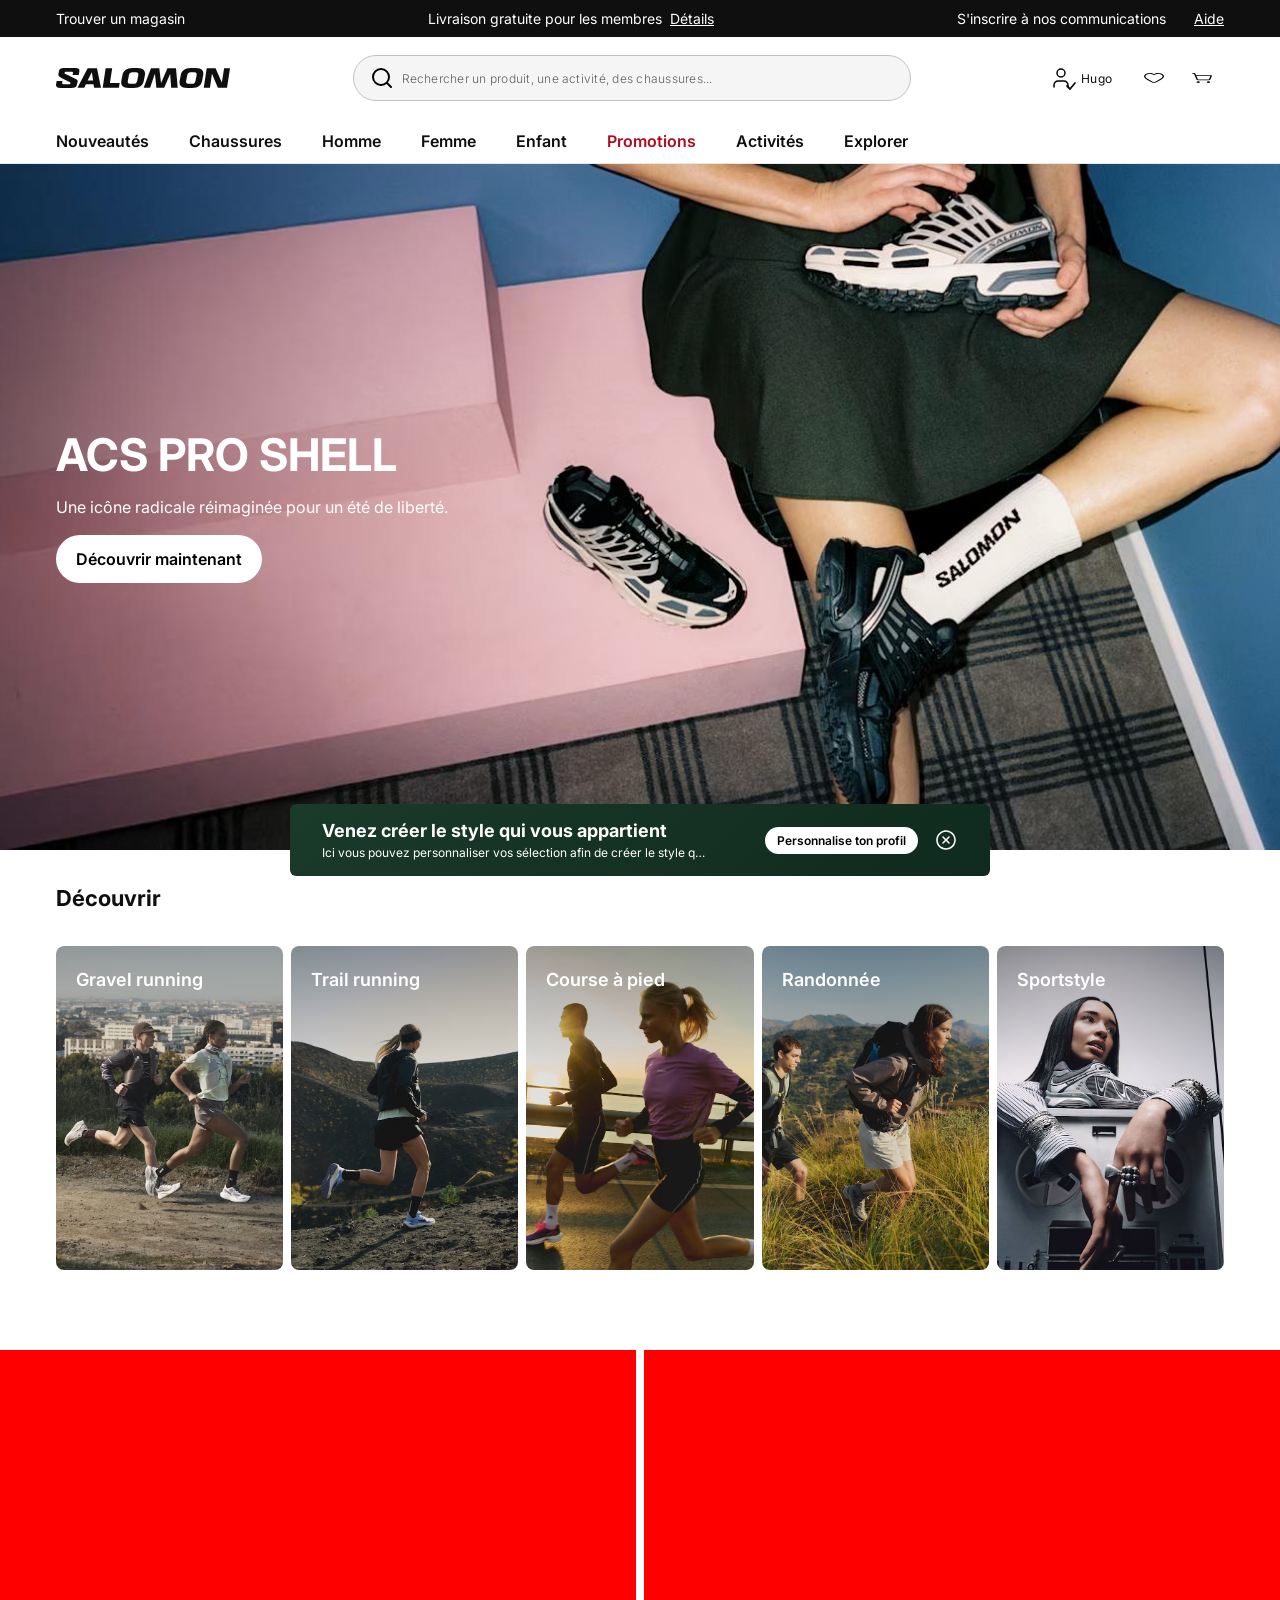
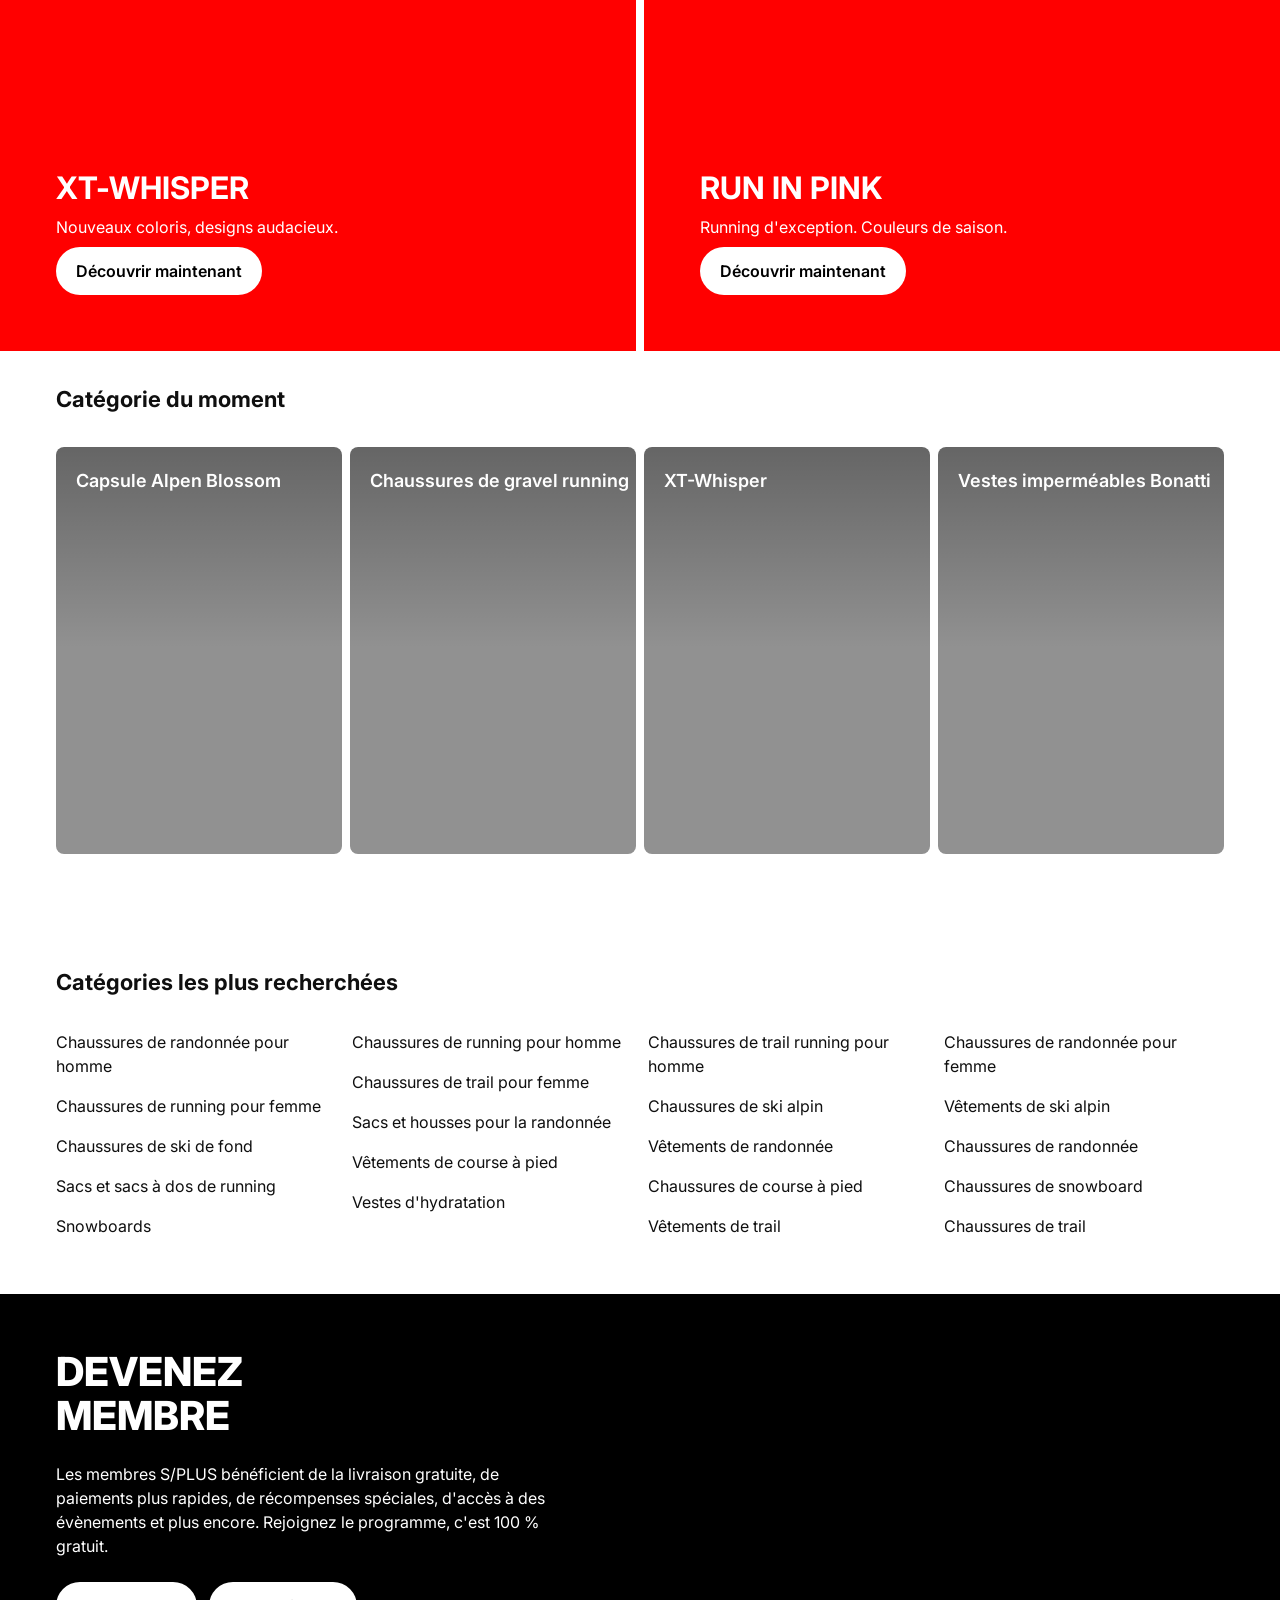
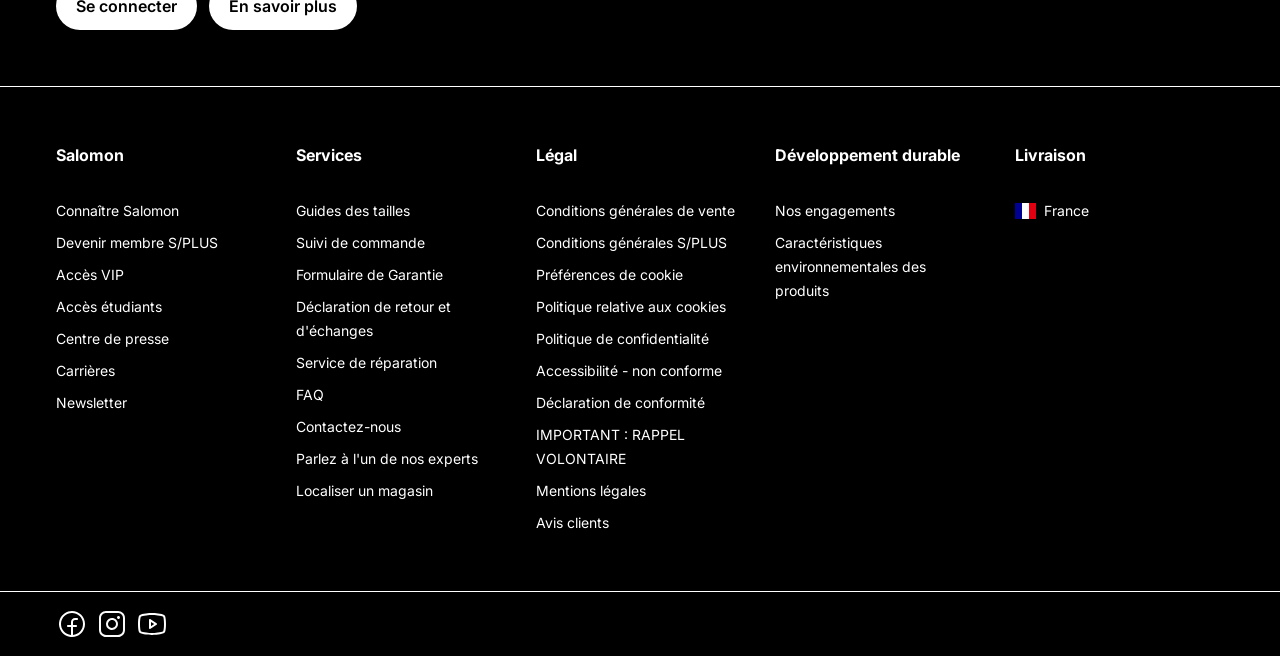
<file: index.html>
<!DOCTYPE html>
<html lang="fr">
<head>
  <meta charset="UTF-8" />
  <meta name="viewport" content="width=device-width, initial-scale=1.0" />
  <title>Salomon</title>
  <link rel="preconnect" href="https://fonts.googleapis.com" />
  <link rel="preconnect" href="https://fonts.gstatic.com" crossorigin />
  <link href="https://fonts.googleapis.com/css2?family=Inter:wght@300;400;600;700;800&display=swap" rel="stylesheet" />
  <link rel="stylesheet" href="style.css" />
</head>
<body>

  <!-- PREHEADER -->
  <div class="preheader">
    <span>Trouver un magasin</span>
    <div class="preheader-center">
      <span>Livraison gratuite pour les membres</span>
      <a href="#">Détails</a>
    </div>
    <div class="preheader-right">
      <span>S'inscrire à nos communications</span>
      <a href="#">Aide</a>
    </div>
  </div>

  <!-- HEADER -->
  <header class="header">
    <div class="header-top">
      <a href="#" class="logo">
        <img src="assets/logo.svg" alt="Salomon" />
      </a>
      <div class="search-bar">
        <img src="assets/icon-search.svg" alt="" class="search-icon" />
        <span class="search-placeholder">Rechercher un produit, une activité, des chaussures...</span>
      </div>
      <div class="header-actions">
        <button class="btn-account">
          <span class="icon-user-check">
            <img src="assets/icon-user.svg" alt="" />
            <svg class="check-badge" viewBox="0 0 12 12" fill="none" xmlns="http://www.w3.org/2000/svg">
              <polyline points="2,6 5,9 10,3" stroke="currentColor" stroke-width="1.8" stroke-linecap="round" stroke-linejoin="round"/>
            </svg>
          </span>
          <span>Hugo</span>
        </button>
        <button class="btn-icon">
          <img src="assets/icon-heart.svg" alt="Favoris" />
        </button>
        <button class="btn-icon">
          <img src="assets/icon-cart.svg" alt="Panier" />
        </button>
      </div>
    </div>
    <nav class="nav">
      <a href="#">Nouveautés</a>
      <a href="#">Chaussures</a>
      <a href="#">Homme</a>
      <a href="#">Femme</a>
      <a href="#">Enfant</a>
      <a href="#" class="nav-promo">Promotions</a>
      <a href="#">Activités</a>
      <a href="#">Explorer</a>
    </nav>
  </header>

  <!-- LINK-PROFIL (composant sticky sur le hero) -->
  <div class="link-profil-wrapper">
    <!-- État fermé (Variant2) -->
    <button class="link-profil-collapsed" id="linkProfilBtn" onclick="openLinkProfil()" style="display:none;">
      <img src="assets/icon-user-cog.svg" alt="Personnaliser le profil" />
    </button>
    <!-- État ouvert (Default) -->
    <div class="link-profil-expanded" id="linkProfilExpanded" style="display:flex;">
      <div class="link-profil-text">
        <strong>Venez créer le style qui vous appartient</strong>
        <span>Ici vous pouvez personnaliser vos sélection afin de créer le style qui vous appartient</span>
      </div>
      <div class="link-profil-actions">
        <button class="link-profil-cta" onclick="window.location.href='step1.html'">Personnalise ton profil</button>
        <button class="link-profil-close" onclick="closeLinkProfil()">
          <img src="assets/icon-x-circle.svg" alt="Fermer" />
        </button>
      </div>
    </div>
  </div>

  <!-- HERO -->
  <section class="hero">
    <img src="assets/hero.jpg" alt="ACS Pro Shell" class="hero-bg" />
    <div class="hero-content">
      <h1>ACS PRO SHELL</h1>
      <p>Une icône radicale réimaginée pour un été de liberté.</p>
      <button class="cta-btn">Découvrir maintenant</button>
    </div>
  </section>

  <!-- SECTION DÉCOUVRIR -->
  <section class="section-discover">
    <h2 class="section-title">Découvrir</h2>
    <div class="cards-grid-5">
      <a href="#" class="card-activity">
        <img src="assets/gravel-running.png" alt="Gravel running" />
        <div class="card-gradient"></div>
        <span>Gravel running</span>
      </a>
      <a href="#" class="card-activity">
        <img src="assets/trail-running.png" alt="Trail running" />
        <div class="card-gradient"></div>
        <span>Trail running</span>
      </a>
      <a href="#" class="card-activity">
        <img src="assets/course-a-pied.png" alt="Course à pied" />
        <div class="card-gradient"></div>
        <span>Course à pied</span>
      </a>
      <a href="#" class="card-activity">
        <img src="assets/randonnee.png" alt="Randonnée" />
        <div class="card-gradient"></div>
        <span>Randonnée</span>
      </a>
      <a href="#" class="card-activity">
        <img src="assets/sportstyle.png" alt="Sportstyle" />
        <div class="card-gradient"></div>
        <span>Sportstyle</span>
      </a>
    </div>
  </section>

  <!-- SECTION PROMO 2 COLONNES -->
  <section class="section-promo">
    <div class="promo-block">
      <div class="promo-content">
        <h2>XT-WHISPER</h2>
        <p>Nouveaux coloris, designs audacieux.</p>
        <button class="cta-btn">Découvrir maintenant</button>
      </div>
    </div>
    <div class="promo-block">
      <div class="promo-content">
        <h2>RUN IN PINK</h2>
        <p>Running d'exception. Couleurs de saison.</p>
        <button class="cta-btn">Découvrir maintenant</button>
      </div>
    </div>
  </section>

  <!-- SECTION CATÉGORIE DU MOMENT -->
  <section class="section-categories">
    <h2 class="section-title">Catégorie du moment</h2>
    <div class="cards-grid-4">
      <a href="#" class="card-category">
        <div class="card-gradient"></div>
        <span>Capsule Alpen Blossom</span>
      </a>
      <a href="#" class="card-category">
        <div class="card-gradient"></div>
        <span>Chaussures de gravel running</span>
      </a>
      <a href="#" class="card-category">
        <div class="card-gradient"></div>
        <span>XT-Whisper</span>
      </a>
      <a href="#" class="card-category">
        <div class="card-gradient"></div>
        <span>Vestes imperméables Bonatti</span>
      </a>
    </div>
  </section>

  <!-- SECTION CATÉGORIES LES PLUS RECHERCHÉES -->
  <section class="section-top-categories">
    <h2 class="section-title">Catégories les plus recherchées</h2>
    <div class="top-categories-grid">
      <ul>
        <li><a href="#">Chaussures de randonnée pour homme</a></li>
        <li><a href="#">Chaussures de running pour femme</a></li>
        <li><a href="#">Chaussures de ski de fond</a></li>
        <li><a href="#">Sacs et sacs à dos de running</a></li>
        <li><a href="#">Snowboards</a></li>
      </ul>
      <ul>
        <li><a href="#">Chaussures de running pour homme</a></li>
        <li><a href="#">Chaussures de trail pour femme</a></li>
        <li><a href="#">Sacs et housses pour la randonnée</a></li>
        <li><a href="#">Vêtements de course à pied</a></li>
        <li><a href="#">Vestes d'hydratation</a></li>
      </ul>
      <ul>
        <li><a href="#">Chaussures de trail running pour homme</a></li>
        <li><a href="#">Chaussures de ski alpin</a></li>
        <li><a href="#">Vêtements de randonnée</a></li>
        <li><a href="#">Chaussures de course à pied</a></li>
        <li><a href="#">Vêtements de trail</a></li>
      </ul>
      <ul>
        <li><a href="#">Chaussures de randonnée pour femme</a></li>
        <li><a href="#">Vêtements de ski alpin</a></li>
        <li><a href="#">Chaussures de randonnée</a></li>
        <li><a href="#">Chaussures de snowboard</a></li>
        <li><a href="#">Chaussures de trail</a></li>
      </ul>
    </div>
  </section>

  <!-- FOOTER -->
  <footer class="footer">
    <!-- DEVENEZ MEMBRE -->
    <div class="footer-member">
      <h2>DEVENEZ<br />MEMBRE</h2>
      <p>Les membres S/PLUS bénéficient de la livraison gratuite, de paiements plus rapides, de récompenses spéciales, d'accès à des évènements et plus encore. Rejoignez le programme, c'est 100 % gratuit.</p>
      <div class="footer-member-actions">
        <button class="cta-btn">Se connecter</button>
        <button class="cta-btn">En savoir plus</button>
      </div>
    </div>

    <div class="footer-divider"></div>

    <!-- LIENS FOOTER -->
    <div class="footer-links">
      <div class="footer-col">
        <h3>Salomon</h3>
        <ul>
          <li><a href="#">Connaître Salomon</a></li>
          <li><a href="#">Devenir membre S/PLUS</a></li>
          <li><a href="#">Accès VIP</a></li>
          <li><a href="#">Accès étudiants</a></li>
          <li><a href="#">Centre de presse</a></li>
          <li><a href="#">Carrières</a></li>
          <li><a href="#">Newsletter</a></li>
        </ul>
      </div>
      <div class="footer-col">
        <h3>Services</h3>
        <ul>
          <li><a href="#">Guides des tailles</a></li>
          <li><a href="#">Suivi de commande</a></li>
          <li><a href="#">Formulaire de Garantie</a></li>
          <li><a href="#">Déclaration de retour et d'échanges</a></li>
          <li><a href="#">Service de réparation</a></li>
          <li><a href="#">FAQ</a></li>
          <li><a href="#">Contactez-nous</a></li>
          <li><a href="#">Parlez à l'un de nos experts</a></li>
          <li><a href="#">Localiser un magasin</a></li>
        </ul>
      </div>
      <div class="footer-col">
        <h3>Légal</h3>
        <ul>
          <li><a href="#">Conditions générales de vente</a></li>
          <li><a href="#">Conditions générales S/PLUS</a></li>
          <li><a href="#">Préférences de cookie</a></li>
          <li><a href="#">Politique relative aux cookies</a></li>
          <li><a href="#">Politique de confidentialité</a></li>
          <li><a href="#">Accessibilité - non conforme</a></li>
          <li><a href="#">Déclaration de conformité</a></li>
          <li><a href="#">IMPORTANT : RAPPEL VOLONTAIRE</a></li>
          <li><a href="#">Mentions légales</a></li>
          <li><a href="#">Avis clients</a></li>
        </ul>
      </div>
      <div class="footer-col">
        <h3>Développement durable</h3>
        <ul>
          <li><a href="#">Nos engagements</a></li>
          <li><a href="#">Caractéristiques environnementales des produits</a></li>
        </ul>
      </div>
      <div class="footer-col">
        <h3>Livraison</h3>
        <div class="footer-country">
          <img src="assets/flag-fr.svg" alt="France" />
          <span>France</span>
        </div>
      </div>
    </div>

    <div class="footer-divider"></div>

    <!-- RÉSEAUX SOCIAUX -->
    <div class="footer-social">
      <a href="#"><img src="assets/facebook.svg" alt="Facebook" /></a>
      <a href="#"><img src="assets/instagram.svg" alt="Instagram" /></a>
      <a href="#"><img src="assets/youtube.svg" alt="YouTube" /></a>
    </div>
  </footer>

  <script>
    function openLinkProfil() {
      document.getElementById('linkProfilBtn').style.display = 'none';
      document.getElementById('linkProfilExpanded').style.display = 'flex';
    }
    function closeLinkProfil() {
      document.getElementById('linkProfilExpanded').style.display = 'none';
      document.getElementById('linkProfilBtn').style.display = 'flex';
    }
  </script>
</body>
</html>
</file>
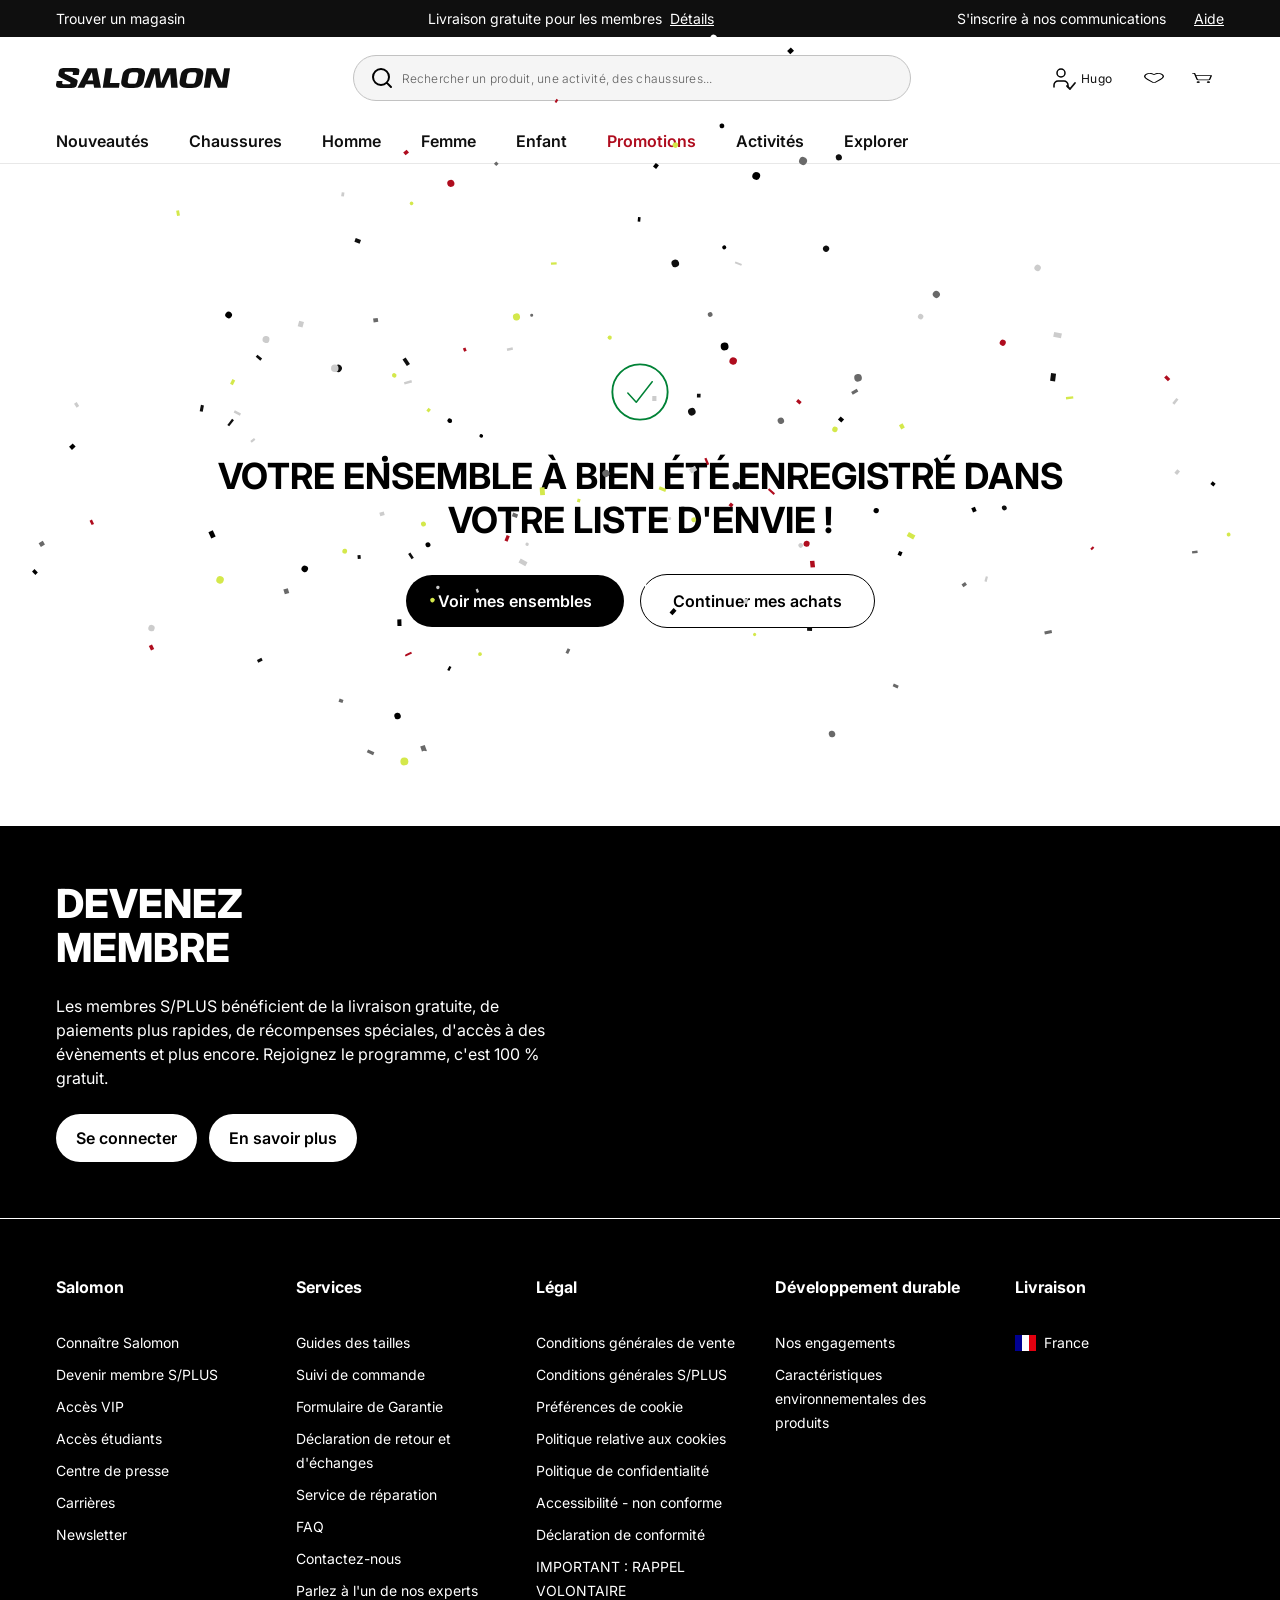
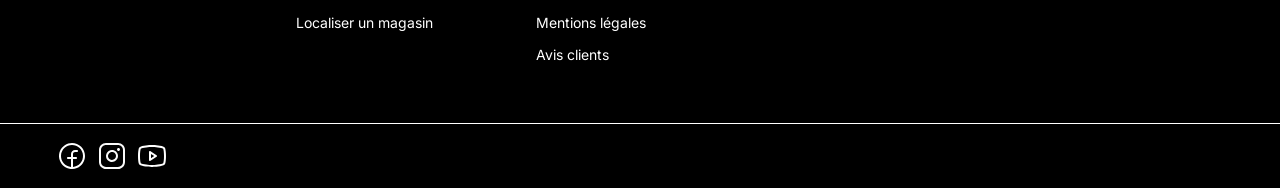
<file: ensemble-success.html>
<!DOCTYPE html>
<html lang="fr">
<head>
  <meta charset="UTF-8" />
  <meta name="viewport" content="width=device-width, initial-scale=1.0" />
  <title>Salomon — Ensemble enregistré</title>
  <link rel="preconnect" href="https://fonts.googleapis.com" />
  <link rel="preconnect" href="https://fonts.gstatic.com" crossorigin />
  <link href="https://fonts.googleapis.com/css2?family=Inter:wght@300;400;500;600;700;800&display=swap" rel="stylesheet" />
  <link rel="stylesheet" href="style.css" />
  <link rel="stylesheet" href="ensemble-success.css" />
</head>
<body class="ensemble-success-page">

  <!-- PREHEADER -->
  <div class="preheader">
    <span>Trouver un magasin</span>
    <div class="preheader-center">
      <span>Livraison gratuite pour les membres</span>
      <a href="#">Détails</a>
    </div>
    <div class="preheader-right">
      <span>S'inscrire à nos communications</span>
      <a href="#">Aide</a>
    </div>
  </div>

  <!-- HEADER -->
  <header class="header">
    <div class="header-top">
      <a href="index.html" class="logo">
        <img src="assets/logo.svg" alt="Salomon" />
      </a>
      <div class="search-bar">
        <img src="assets/icon-search.svg" alt="" class="search-icon" />
        <span class="search-placeholder">Rechercher un produit, une activité, des chaussures...</span>
      </div>
      <div class="header-actions">
        <button class="btn-account">
          <span class="icon-user-check">
            <img src="assets/icon-user.svg" alt="" />
            <svg class="check-badge" viewBox="0 0 12 12" fill="none" xmlns="http://www.w3.org/2000/svg">
              <polyline points="2,6 5,9 10,3" stroke="currentColor" stroke-width="1.8" stroke-linecap="round" stroke-linejoin="round"/>
            </svg>
          </span>
          <span>Hugo</span>
        </button>
        <button class="btn-icon">
          <img src="assets/icon-heart.svg" alt="Favoris" />
        </button>
        <button class="btn-icon">
          <img src="assets/icon-cart.svg" alt="Panier" />
        </button>
      </div>
    </div>
    <nav class="nav nav--bordered">
      <a href="#">Nouveautés</a>
      <a href="#">Chaussures</a>
      <a href="#">Homme</a>
      <a href="#">Femme</a>
      <a href="#">Enfant</a>
      <a href="#" class="nav-promo">Promotions</a>
      <a href="#">Activités</a>
      <a href="#">Explorer</a>
    </nav>
  </header>

  <!-- MAIN : message de succès -->
  <main class="ensemble-success-main">
    <div class="ensemble-success-content">
      <img src="assets/icon-success.svg" alt="" class="ensemble-success-icon" />
      <h1 class="ensemble-success-title">
        Votre ensemble à bien été enregistré dans votre liste d'envie !
      </h1>
      <div class="ensemble-success-actions">
        <button class="ensemble-success-cta ensemble-success-cta--primary">Voir mes ensembles</button>
        <button class="ensemble-success-cta ensemble-success-cta--secondary" onclick="window.location.href='index.html'">Continuer mes achats</button>
      </div>
    </div>
  </main>

  <!-- FOOTER -->
  <footer class="footer">
    <!-- DEVENEZ MEMBRE -->
    <div class="footer-member">
      <h2>DEVENEZ<br />MEMBRE</h2>
      <p>Les membres S/PLUS bénéficient de la livraison gratuite, de paiements plus rapides, de récompenses spéciales, d'accès à des évènements et plus encore. Rejoignez le programme, c'est 100 % gratuit.</p>
      <div class="footer-member-actions">
        <button class="cta-btn">Se connecter</button>
        <button class="cta-btn">En savoir plus</button>
      </div>
    </div>

    <div class="footer-divider"></div>

    <!-- LIENS FOOTER -->
    <div class="footer-links">
      <div class="footer-col">
        <h3>Salomon</h3>
        <ul>
          <li><a href="#">Connaître Salomon</a></li>
          <li><a href="#">Devenir membre S/PLUS</a></li>
          <li><a href="#">Accès VIP</a></li>
          <li><a href="#">Accès étudiants</a></li>
          <li><a href="#">Centre de presse</a></li>
          <li><a href="#">Carrières</a></li>
          <li><a href="#">Newsletter</a></li>
        </ul>
      </div>
      <div class="footer-col">
        <h3>Services</h3>
        <ul>
          <li><a href="#">Guides des tailles</a></li>
          <li><a href="#">Suivi de commande</a></li>
          <li><a href="#">Formulaire de Garantie</a></li>
          <li><a href="#">Déclaration de retour et d'échanges</a></li>
          <li><a href="#">Service de réparation</a></li>
          <li><a href="#">FAQ</a></li>
          <li><a href="#">Contactez-nous</a></li>
          <li><a href="#">Parlez à l'un de nos experts</a></li>
          <li><a href="#">Localiser un magasin</a></li>
        </ul>
      </div>
      <div class="footer-col">
        <h3>Légal</h3>
        <ul>
          <li><a href="#">Conditions générales de vente</a></li>
          <li><a href="#">Conditions générales S/PLUS</a></li>
          <li><a href="#">Préférences de cookie</a></li>
          <li><a href="#">Politique relative aux cookies</a></li>
          <li><a href="#">Politique de confidentialité</a></li>
          <li><a href="#">Accessibilité - non conforme</a></li>
          <li><a href="#">Déclaration de conformité</a></li>
          <li><a href="#">IMPORTANT : RAPPEL VOLONTAIRE</a></li>
          <li><a href="#">Mentions légales</a></li>
          <li><a href="#">Avis clients</a></li>
        </ul>
      </div>
      <div class="footer-col">
        <h3>Développement durable</h3>
        <ul>
          <li><a href="#">Nos engagements</a></li>
          <li><a href="#">Caractéristiques environnementales des produits</a></li>
        </ul>
      </div>
      <div class="footer-col">
        <h3>Livraison</h3>
        <div class="footer-country">
          <img src="assets/flag-fr.svg" alt="France" />
          <span>France</span>
        </div>
      </div>
    </div>

    <div class="footer-divider"></div>

    <!-- RÉSEAUX SOCIAUX -->
    <div class="footer-social">
      <a href="#"><img src="assets/facebook.svg" alt="Facebook" /></a>
      <a href="#"><img src="assets/instagram.svg" alt="Instagram" /></a>
      <a href="#"><img src="assets/youtube.svg" alt="YouTube" /></a>
    </div>
  </footer>

  <script src="assets/confetti.js"></script>
</body>
</html>
</file>
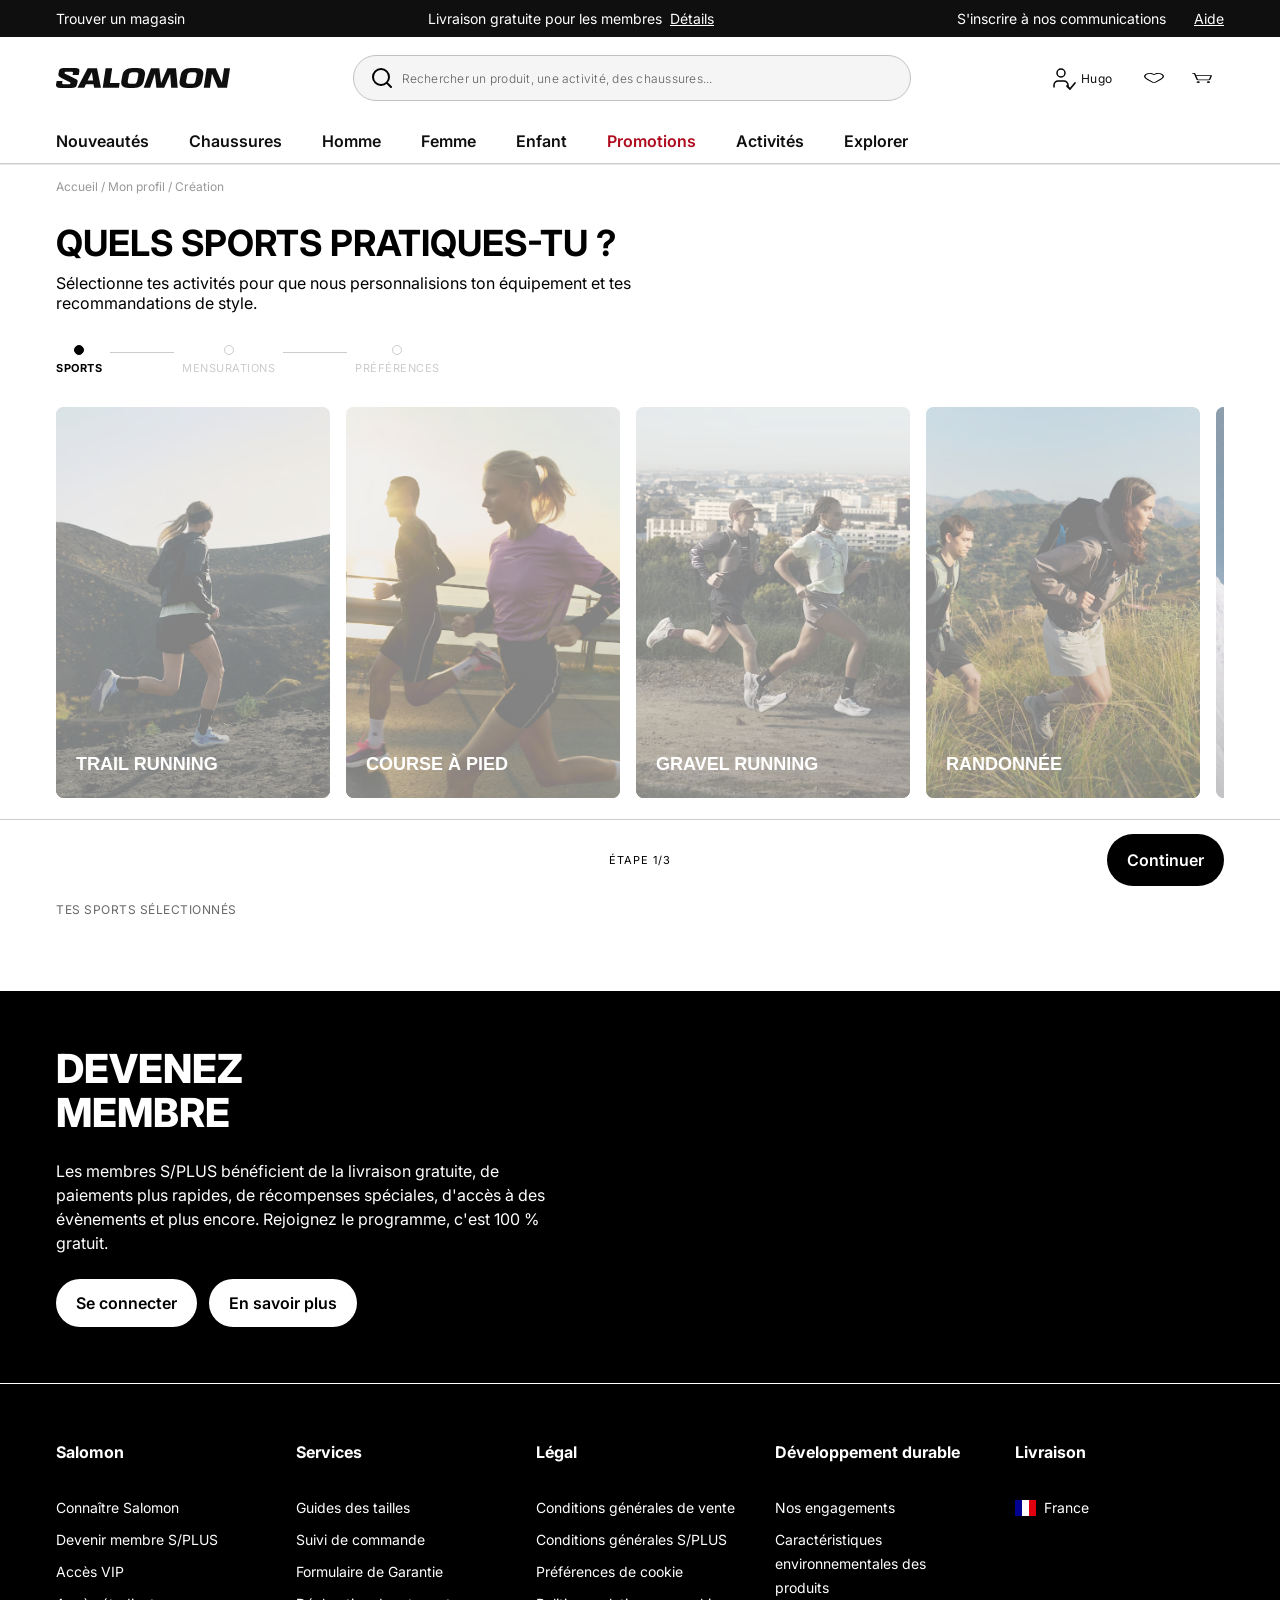
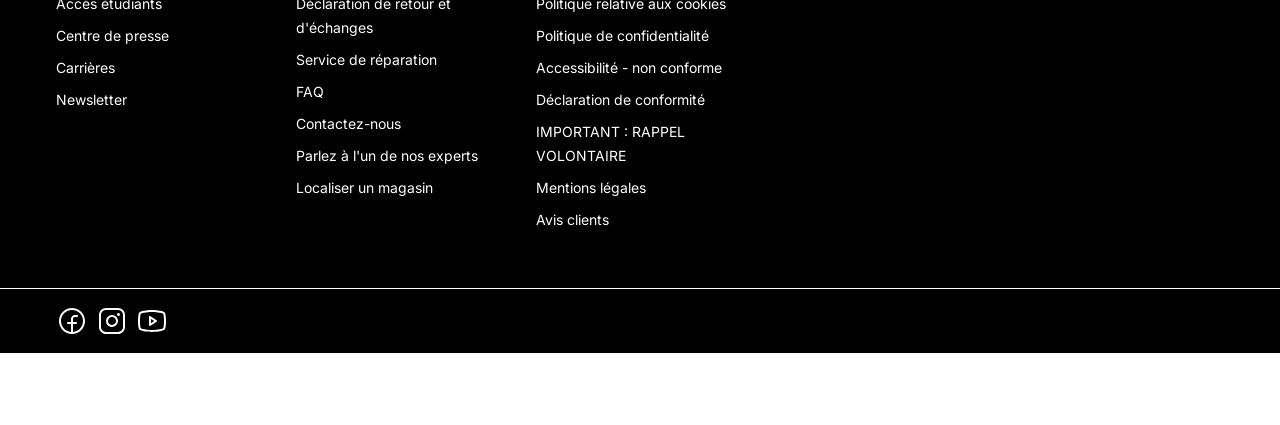
<file: step1.html>
<!DOCTYPE html>
<html lang="fr">
<head>
  <meta charset="UTF-8" />
  <meta name="viewport" content="width=device-width, initial-scale=1.0" />
  <title>Salomon — Création de profil : Sports</title>
  <link rel="preconnect" href="https://fonts.googleapis.com" />
  <link rel="preconnect" href="https://fonts.gstatic.com" crossorigin />
  <link href="https://fonts.googleapis.com/css2?family=Inter:wght@300;400;600;700;800&display=swap" rel="stylesheet" />
  <link rel="stylesheet" href="style.css" />
  <link rel="stylesheet" href="step1.css" />
</head>
<body class="step1-page">

  <!-- PREHEADER -->
  <div class="preheader">
    <span>Trouver un magasin</span>
    <div class="preheader-center">
      <span>Livraison gratuite pour les membres</span>
      <a href="#">Détails</a>
    </div>
    <div class="preheader-right">
      <span>S'inscrire à nos communications</span>
      <a href="#">Aide</a>
    </div>
  </div>

  <!-- HEADER -->
  <header class="header">
    <div class="header-top">
      <a href="index.html" class="logo">
        <img src="assets/logo.svg" alt="Salomon" />
      </a>
      <div class="search-bar">
        <img src="assets/icon-search.svg" alt="" class="search-icon" />
        <span class="search-placeholder">Rechercher un produit, une activité, des chaussures...</span>
      </div>
      <div class="header-actions">
        <button class="btn-account">
          <span class="icon-user-check">
            <img src="assets/icon-user.svg" alt="" />
            <svg class="check-badge" viewBox="0 0 12 12" fill="none" xmlns="http://www.w3.org/2000/svg">
              <polyline points="2,6 5,9 10,3" stroke="currentColor" stroke-width="1.8" stroke-linecap="round" stroke-linejoin="round"/>
            </svg>
          </span>
          <span>Hugo</span>
        </button>
        <button class="btn-icon">
          <img src="assets/icon-heart.svg" alt="Favoris" />
        </button>
        <button class="btn-icon">
          <img src="assets/icon-cart.svg" alt="Panier" />
        </button>
      </div>
    </div>
    <nav class="nav nav--bordered">
      <a href="#">Nouveautés</a>
      <a href="#">Chaussures</a>
      <a href="#">Homme</a>
      <a href="#">Femme</a>
      <a href="#">Enfant</a>
      <a href="#" class="nav-promo">Promotions</a>
      <a href="#">Activités</a>
      <a href="#">Explorer</a>
    </nav>
  </header>

  <!-- BREADCRUMB -->
  <div class="breadcrumb">
    <span>Accueil / Mon profil / Création</span>
  </div>

  <!-- MAIN CONTENT -->
  <main class="step1-main">

    <!-- Titre + stepper -->
    <div class="step1-intro">
      <div class="step1-title">
        <h1>QUELS SPORTS PRATIQUES-TU ?</h1>
        <p>Sélectionne tes activités pour que nous personnalisions ton équipement et tes recommandations de style.</p>
      </div>

      <!-- Stepper -->
      <div class="stepper">
        <div class="stepper-item stepper-item--active">
          <div class="stepper-dot stepper-dot--active"></div>
          <span class="stepper-label stepper-label--active">SPORTS</span>
        </div>
        <div class="stepper-line"></div>
        <div class="stepper-item">
          <div class="stepper-dot"></div>
          <span class="stepper-label">MENSURATIONS</span>
        </div>
        <div class="stepper-line"></div>
        <div class="stepper-item">
          <div class="stepper-dot"></div>
          <span class="stepper-label">PRÉFÉRENCES</span>
        </div>
      </div>
    </div>

    <!-- Grille de cartes sport -->
    <div class="sport-cards-wrapper">
      <div class="sport-cards" id="sportCards">

        <button class="sport-card" data-sport="TRAIL RUNNING" onclick="toggleSport(this)">
          <img src="assets/sport-trail.png" alt="Trail running" class="sport-card__img" />
          <div class="sport-card__gradient"></div>
          <div class="sport-card__overlay"></div>
          <div class="sport-card__badge">SÉLECTIONNÉ</div>
          <span class="sport-card__label">trail running</span>
        </button>

        <button class="sport-card" data-sport="COURSE À PIED" onclick="toggleSport(this)">
          <img src="assets/sport-road.png" alt="Course à pied" class="sport-card__img" />
          <div class="sport-card__gradient"></div>
          <div class="sport-card__overlay"></div>
          <div class="sport-card__badge">SÉLECTIONNÉ</div>
          <span class="sport-card__label">Course à pied</span>
        </button>

        <button class="sport-card" data-sport="GRAVEL RUNNING" onclick="toggleSport(this)">
          <img src="assets/sport-gravel.png" alt="Gravel running" class="sport-card__img" />
          <div class="sport-card__gradient"></div>
          <div class="sport-card__overlay"></div>
          <div class="sport-card__badge">SÉLECTIONNÉ</div>
          <span class="sport-card__label">gravel running</span>
        </button>

        <button class="sport-card" data-sport="RANDONNÉE" onclick="toggleSport(this)">
          <img src="assets/sport-rando.png" alt="Randonnée" class="sport-card__img" />
          <div class="sport-card__gradient"></div>
          <div class="sport-card__overlay"></div>
          <div class="sport-card__badge">SÉLECTIONNÉ</div>
          <span class="sport-card__label">randonnée</span>
        </button>

        <button class="sport-card" data-sport="SKI" onclick="toggleSport(this)">
          <img src="assets/sport-ski.png" alt="Ski" class="sport-card__img" />
          <div class="sport-card__gradient"></div>
          <div class="sport-card__overlay"></div>
          <div class="sport-card__badge">SÉLECTIONNÉ</div>
          <span class="sport-card__label">ski</span>
        </button>

        <button class="sport-card" data-sport="SKI DE FOND" onclick="toggleSport(this)">
          <img src="assets/sport-fond.png" alt="Ski de fond" class="sport-card__img" />
          <div class="sport-card__gradient"></div>
          <div class="sport-card__overlay"></div>
          <div class="sport-card__badge">SÉLECTIONNÉ</div>
          <span class="sport-card__label">ski de fond</span>
        </button>

        <button class="sport-card" data-sport="SNOWBOARD" onclick="toggleSport(this)">
          <img src="assets/sport-snow.png" alt="Snowboard" class="sport-card__img" />
          <div class="sport-card__gradient"></div>
          <div class="sport-card__overlay"></div>
          <div class="sport-card__badge">SÉLECTIONNÉ</div>
          <span class="sport-card__label">Snowboard</span>
        </button>

      </div>
      <p class="sport-cards__hint">CLIQUE SUR UNE CARTE POUR SÉLECTIONNER / DÉSÉLECTIONNER</p>
    </div>

    <div class="step1-divider"></div>

    <!-- Sports sélectionnés -->
    <div class="selected-sports">
      <p class="selected-sports__label">TES SPORTS SÉLECTIONNÉS</p>
      <div class="selected-sports__tags" id="sportsTags">
        <!-- Les tags apparaissent ici dynamiquement -->
      </div>
    </div>

  </main>

  <!-- FOOTER -->
  <footer class="footer">
    <div class="footer-member">
      <h2>DEVENEZ<br />MEMBRE</h2>
      <p>Les membres S/PLUS bénéficient de la livraison gratuite, de paiements plus rapides, de récompenses spéciales, d'accès à des évènements et plus encore. Rejoignez le programme, c'est 100 % gratuit.</p>
      <div class="footer-member-actions">
        <button class="cta-btn">Se connecter</button>
        <button class="cta-btn">En savoir plus</button>
      </div>
    </div>
    <div class="footer-divider"></div>
    <div class="footer-links">
      <div class="footer-col">
        <h3>Salomon</h3>
        <ul>
          <li><a href="#">Connaître Salomon</a></li>
          <li><a href="#">Devenir membre S/PLUS</a></li>
          <li><a href="#">Accès VIP</a></li>
          <li><a href="#">Accès étudiants</a></li>
          <li><a href="#">Centre de presse</a></li>
          <li><a href="#">Carrières</a></li>
          <li><a href="#">Newsletter</a></li>
        </ul>
      </div>
      <div class="footer-col">
        <h3>Services</h3>
        <ul>
          <li><a href="#">Guides des tailles</a></li>
          <li><a href="#">Suivi de commande</a></li>
          <li><a href="#">Formulaire de Garantie</a></li>
          <li><a href="#">Déclaration de retour et d'échanges</a></li>
          <li><a href="#">Service de réparation</a></li>
          <li><a href="#">FAQ</a></li>
          <li><a href="#">Contactez-nous</a></li>
          <li><a href="#">Parlez à l'un de nos experts</a></li>
          <li><a href="#">Localiser un magasin</a></li>
        </ul>
      </div>
      <div class="footer-col">
        <h3>Légal</h3>
        <ul>
          <li><a href="#">Conditions générales de vente</a></li>
          <li><a href="#">Conditions générales S/PLUS</a></li>
          <li><a href="#">Préférences de cookie</a></li>
          <li><a href="#">Politique relative aux cookies</a></li>
          <li><a href="#">Politique de confidentialité</a></li>
          <li><a href="#">Accessibilité - non conforme</a></li>
          <li><a href="#">Déclaration de conformité</a></li>
          <li><a href="#">IMPORTANT : RAPPEL VOLONTAIRE</a></li>
          <li><a href="#">Mentions légales</a></li>
          <li><a href="#">Avis clients</a></li>
        </ul>
      </div>
      <div class="footer-col">
        <h3>Développement durable</h3>
        <ul>
          <li><a href="#">Nos engagements</a></li>
          <li><a href="#">Caractéristiques environnementales des produits</a></li>
        </ul>
      </div>
      <div class="footer-col">
        <h3>Livraison</h3>
        <div class="footer-country">
          <img src="assets/flag-fr.svg" alt="France" />
          <span>France</span>
        </div>
      </div>
    </div>
    <div class="footer-divider"></div>
    <div class="footer-social">
      <a href="#"><img src="assets/facebook.svg" alt="Facebook" /></a>
      <a href="#"><img src="assets/instagram.svg" alt="Instagram" /></a>
      <a href="#"><img src="assets/youtube.svg" alt="YouTube" /></a>
    </div>
  </footer>

  <!-- BARRE BAS FIXE -->
  <div class="step-footer">
    <span class="step-footer__label">ÉTAPE 1/3</span>
    <button class="step-footer__cta" onclick="goToStep2()">Continuer</button>
  </div>

  <script>
    function toggleSport(card) {
      const sport = card.dataset.sport;
      card.classList.toggle('sport-card--selected');
      renderTags();
    }

    function renderTags() {
      const tagsContainer = document.getElementById('sportsTags');
      const selectedCards = document.querySelectorAll('.sport-card--selected');
      tagsContainer.innerHTML = '';
      selectedCards.forEach(card => {
        const sport = card.dataset.sport;
        const tag = document.createElement('div');
        tag.className = 'sport-tag';
        tag.innerHTML = `
          <span>${sport}</span>
          <button class="sport-tag__remove" onclick="removeTag(this, '${sport}')">
            <img src="assets/icon-x-small.svg" alt="Retirer" />
          </button>
        `;
        tagsContainer.appendChild(tag);
      });
    }

    function removeTag(btn, sport) {
      // Déselectionne la carte correspondante
      const cards = document.querySelectorAll('.sport-card');
      cards.forEach(card => {
        if (card.dataset.sport === sport) {
          card.classList.remove('sport-card--selected');
        }
      });
      renderTags();
    }

    function goToStep2() {
      window.location.href = 'step2.html';
    }
  </script>
</body>
</html>
</file>
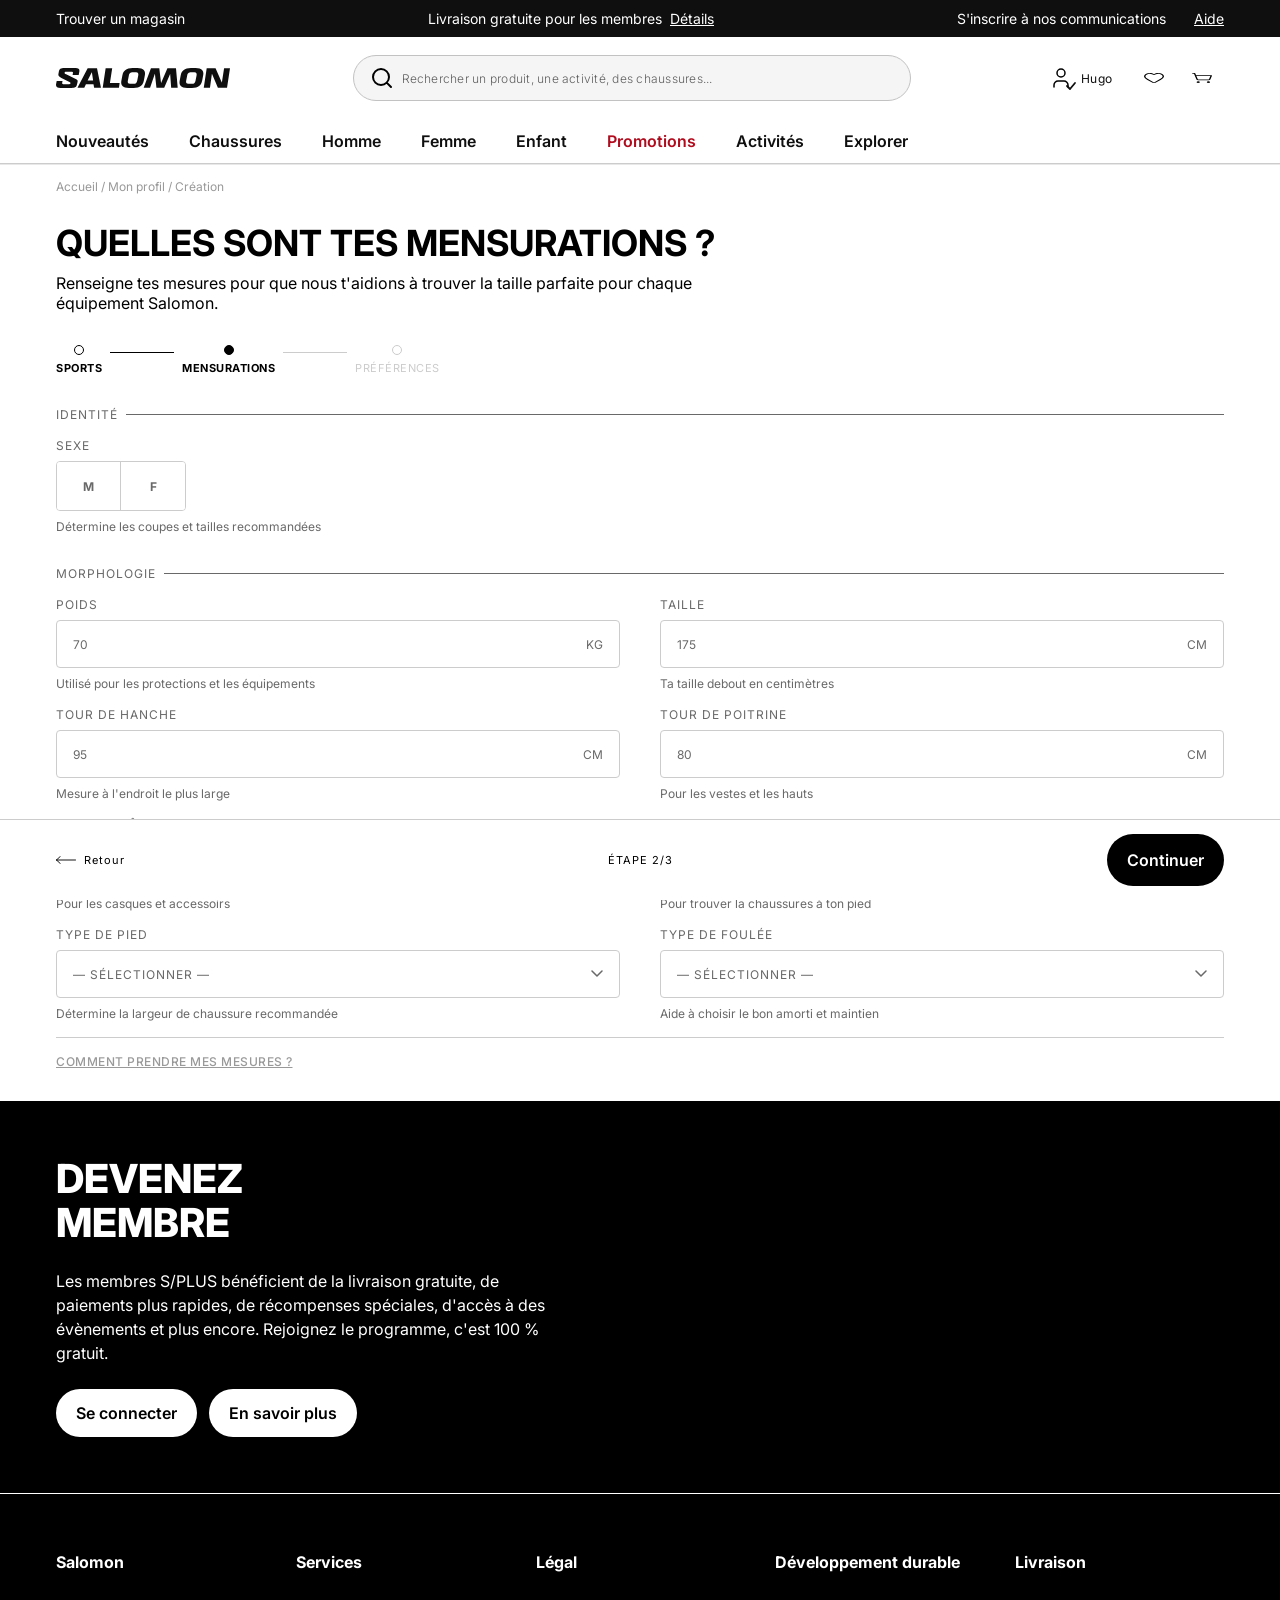
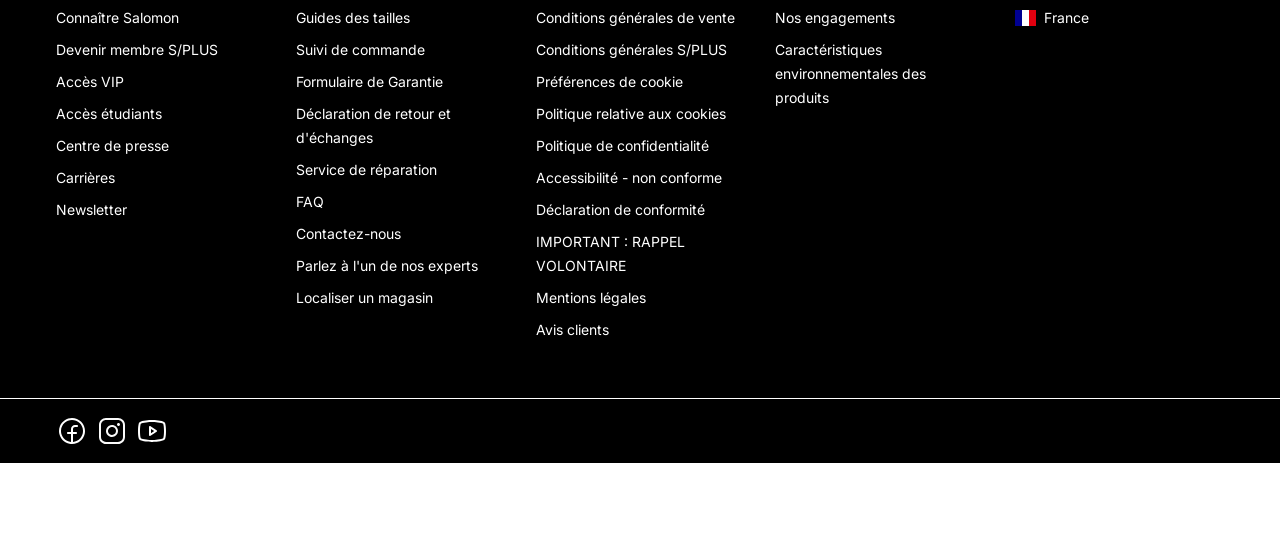
<file: step2.html>
<!DOCTYPE html>
<html lang="fr">
<head>
  <meta charset="UTF-8" />
  <meta name="viewport" content="width=device-width, initial-scale=1.0" />
  <title>Salomon — Création de profil : Mensurations</title>
  <link rel="preconnect" href="https://fonts.googleapis.com" />
  <link rel="preconnect" href="https://fonts.gstatic.com" crossorigin />
  <link href="https://fonts.googleapis.com/css2?family=Inter:wght@300;400;500;600;700;800&display=swap" rel="stylesheet" />
  <link rel="stylesheet" href="style.css" />
  <link rel="stylesheet" href="step2.css" />
</head>
<body class="step2-page">

  <!-- PREHEADER -->
  <div class="preheader">
    <span>Trouver un magasin</span>
    <div class="preheader-center">
      <span>Livraison gratuite pour les membres</span>
      <a href="#">Détails</a>
    </div>
    <div class="preheader-right">
      <span>S'inscrire à nos communications</span>
      <a href="#">Aide</a>
    </div>
  </div>

  <!-- HEADER -->
  <header class="header">
    <div class="header-top">
      <a href="index.html" class="logo">
        <img src="assets/logo.svg" alt="Salomon" />
      </a>
      <div class="search-bar">
        <img src="assets/icon-search.svg" alt="" class="search-icon" />
        <span class="search-placeholder">Rechercher un produit, une activité, des chaussures...</span>
      </div>
      <div class="header-actions">
        <button class="btn-account">
          <span class="icon-user-check">
            <img src="assets/icon-user.svg" alt="" />
            <svg class="check-badge" viewBox="0 0 12 12" fill="none" xmlns="http://www.w3.org/2000/svg">
              <polyline points="2,6 5,9 10,3" stroke="currentColor" stroke-width="1.8" stroke-linecap="round" stroke-linejoin="round"/>
            </svg>
          </span>
          <span>Hugo</span>
        </button>
        <button class="btn-icon">
          <img src="assets/icon-heart.svg" alt="Favoris" />
        </button>
        <button class="btn-icon">
          <img src="assets/icon-cart.svg" alt="Panier" />
        </button>
      </div>
    </div>
    <nav class="nav nav--bordered">
      <a href="#">Nouveautés</a>
      <a href="#">Chaussures</a>
      <a href="#">Homme</a>
      <a href="#">Femme</a>
      <a href="#">Enfant</a>
      <a href="#" class="nav-promo">Promotions</a>
      <a href="#">Activités</a>
      <a href="#">Explorer</a>
    </nav>
  </header>

  <!-- BREADCRUMB -->
  <div class="breadcrumb">
    <span>Accueil / Mon profil / Création</span>
  </div>

  <!-- MAIN CONTENT -->
  <main class="step2-main">

    <!-- Titre + stepper -->
    <div class="step2-intro">
      <div class="step2-title">
        <h1>QUELLES SONT TES MENSURATIONS ?</h1>
        <p>Renseigne tes mesures pour que nous t'aidions à trouver la taille parfaite pour chaque équipement Salomon.</p>
      </div>

      <!-- Stepper step 2 -->
      <div class="stepper">
        <div class="stepper-item">
          <div class="stepper-dot stepper-dot--done"></div>
          <span class="stepper-label stepper-label--done">SPORTS</span>
        </div>
        <div class="stepper-line stepper-line--done"></div>
        <div class="stepper-item stepper-item--active">
          <div class="stepper-dot stepper-dot--active"></div>
          <span class="stepper-label stepper-label--active">MENSURATIONS</span>
        </div>
        <div class="stepper-line"></div>
        <div class="stepper-item">
          <div class="stepper-dot"></div>
          <span class="stepper-label">PRÉFÉRENCES</span>
        </div>
      </div>
    </div>

    <!-- ─── IDENTITÉ ─── -->
    <section class="form-section">
      <div class="form-section__header">
        <span class="form-section__title">IDENTITÉ</span>
        <div class="form-section__line"></div>
      </div>

      <div class="form-row">
        <div class="form-field">
          <label class="form-label">SEXE</label>
          <div class="sexe-toggle">
            <button class="sexe-btn" onclick="selectSexe(this)">M</button>
            <button class="sexe-btn" onclick="selectSexe(this)">F</button>
          </div>
          <p class="form-hint">Détermine les coupes et tailles recommandées</p>
        </div>
      </div>
    </section>

    <!-- ─── MORPHOLOGIE ─── -->
    <section class="form-section">
      <div class="form-section__header">
        <span class="form-section__title">MORPHOLOGIE</span>
        <div class="form-section__line"></div>
      </div>

      <div class="form-grid">

        <!-- Ligne 1 : Poids | Taille -->
        <div class="form-field">
          <label class="form-label">POIDS</label>
          <div class="form-input-wrapper">
            <input type="number" class="form-input" value="70" />
            <span class="form-unit">KG</span>
          </div>
          <p class="form-hint">Utilisé pour les protections et les équipements</p>
        </div>

        <div class="form-field">
          <label class="form-label">TAILLE</label>
          <div class="form-input-wrapper">
            <input type="number" class="form-input" value="175" />
            <span class="form-unit">CM</span>
          </div>
          <p class="form-hint">Ta taille debout en centimètres</p>
        </div>

        <!-- Ligne 2 : Tour de hanche | Tour de poitrine -->
        <div class="form-field">
          <label class="form-label">TOUR DE HANCHE</label>
          <div class="form-input-wrapper">
            <input type="number" class="form-input" value="95" />
            <span class="form-unit">CM</span>
          </div>
          <p class="form-hint">Mesure à l'endroit le plus large</p>
        </div>

        <div class="form-field">
          <label class="form-label">TOUR DE POITRINE</label>
          <div class="form-input-wrapper">
            <input type="number" class="form-input" value="80" />
            <span class="form-unit">CM</span>
          </div>
          <p class="form-hint">Pour les vestes et les hauts</p>
        </div>

        <!-- Ligne 3 : Tour de tête | Longueur de pied -->
        <div class="form-field">
          <label class="form-label">TOUR DE TÊTE</label>
          <div class="form-input-wrapper">
            <input type="number" class="form-input" value="48" />
            <span class="form-unit">CM</span>
          </div>
          <p class="form-hint">Pour les casques et accessoirs</p>
        </div>

        <div class="form-field">
          <label class="form-label">LONGUEUR DE PIED</label>
          <div class="form-input-wrapper">
            <input type="number" class="form-input" value="27.5" step="0.5" />
            <span class="form-unit">CM</span>
          </div>
          <p class="form-hint">Pour trouver la chaussures à ton pied</p>
        </div>

        <!-- Type de pied -->
        <div class="form-field">
          <label class="form-label">TYPE DE PIED</label>
          <select class="form-select">
            <option value="">— Sélectionner —</option>
            <option value="etroit">Étroit</option>
            <option value="medium">Medium</option>
            <option value="large">Large</option>
          </select>
          <p class="form-hint">Détermine la largeur de chaussure recommandée</p>
        </div>

        <!-- Type de foulée -->
        <div class="form-field">
          <label class="form-label">TYPE DE FOULÉE</label>
          <select class="form-select">
            <option value="">— Sélectionner —</option>
            <option value="supination">Supination</option>
            <option value="pronation">Pronation</option>
            <option value="neutre">Neutre</option>
          </select>
          <p class="form-hint">Aide à choisir le bon amorti et maintien</p>
        </div>

      </div>

      <!-- Séparateur + lien mesures -->
      <div class="form-section__footer">
        <div class="form-divider"></div>
        <a href="#" class="form-measure-link">COMMENT PRENDRE MES MESURES ?</a>
      </div>
    </section>

  </main>

  <!-- FOOTER -->
  <footer class="footer">
    <div class="footer-member">
      <h2>DEVENEZ<br />MEMBRE</h2>
      <p>Les membres S/PLUS bénéficient de la livraison gratuite, de paiements plus rapides, de récompenses spéciales, d'accès à des évènements et plus encore. Rejoignez le programme, c'est 100 % gratuit.</p>
      <div class="footer-member-actions">
        <button class="cta-btn">Se connecter</button>
        <button class="cta-btn">En savoir plus</button>
      </div>
    </div>
    <div class="footer-divider"></div>
    <div class="footer-links">
      <div class="footer-col">
        <h3>Salomon</h3>
        <ul>
          <li><a href="#">Connaître Salomon</a></li>
          <li><a href="#">Devenir membre S/PLUS</a></li>
          <li><a href="#">Accès VIP</a></li>
          <li><a href="#">Accès étudiants</a></li>
          <li><a href="#">Centre de presse</a></li>
          <li><a href="#">Carrières</a></li>
          <li><a href="#">Newsletter</a></li>
        </ul>
      </div>
      <div class="footer-col">
        <h3>Services</h3>
        <ul>
          <li><a href="#">Guides des tailles</a></li>
          <li><a href="#">Suivi de commande</a></li>
          <li><a href="#">Formulaire de Garantie</a></li>
          <li><a href="#">Déclaration de retour et d'échanges</a></li>
          <li><a href="#">Service de réparation</a></li>
          <li><a href="#">FAQ</a></li>
          <li><a href="#">Contactez-nous</a></li>
          <li><a href="#">Parlez à l'un de nos experts</a></li>
          <li><a href="#">Localiser un magasin</a></li>
        </ul>
      </div>
      <div class="footer-col">
        <h3>Légal</h3>
        <ul>
          <li><a href="#">Conditions générales de vente</a></li>
          <li><a href="#">Conditions générales S/PLUS</a></li>
          <li><a href="#">Préférences de cookie</a></li>
          <li><a href="#">Politique relative aux cookies</a></li>
          <li><a href="#">Politique de confidentialité</a></li>
          <li><a href="#">Accessibilité - non conforme</a></li>
          <li><a href="#">Déclaration de conformité</a></li>
          <li><a href="#">IMPORTANT : RAPPEL VOLONTAIRE</a></li>
          <li><a href="#">Mentions légales</a></li>
          <li><a href="#">Avis clients</a></li>
        </ul>
      </div>
      <div class="footer-col">
        <h3>Développement durable</h3>
        <ul>
          <li><a href="#">Nos engagements</a></li>
          <li><a href="#">Caractéristiques environnementales des produits</a></li>
        </ul>
      </div>
      <div class="footer-col">
        <h3>Livraison</h3>
        <div class="footer-country">
          <img src="assets/flag-fr.svg" alt="France" />
          <span>France</span>
        </div>
      </div>
    </div>
    <div class="footer-divider"></div>
    <div class="footer-social">
      <a href="#"><img src="assets/facebook.svg" alt="Facebook" /></a>
      <a href="#"><img src="assets/instagram.svg" alt="Instagram" /></a>
      <a href="#"><img src="assets/youtube.svg" alt="YouTube" /></a>
    </div>
  </footer>

  <!-- BARRE BAS FIXE -->
  <div class="step-footer">
    <button class="step-footer__back" onclick="window.location.href='step1.html'">
      <img src="assets/icon-arrow-left.svg" alt="" />
      <span>Retour</span>
    </button>
    <span class="step-footer__label">ÉTAPE 2/3</span>
    <button class="step-footer__cta" onclick="goToStep3()">Continuer</button>
  </div>

  <script>
    function selectSexe(btn) {
      document.querySelectorAll('.sexe-btn').forEach(b => b.classList.remove('sexe-btn--active'));
      btn.classList.add('sexe-btn--active');
    }

    function goToStep3() {
      window.location.href = 'step3.html';
    }
  </script>
</body>
</html>
</file>
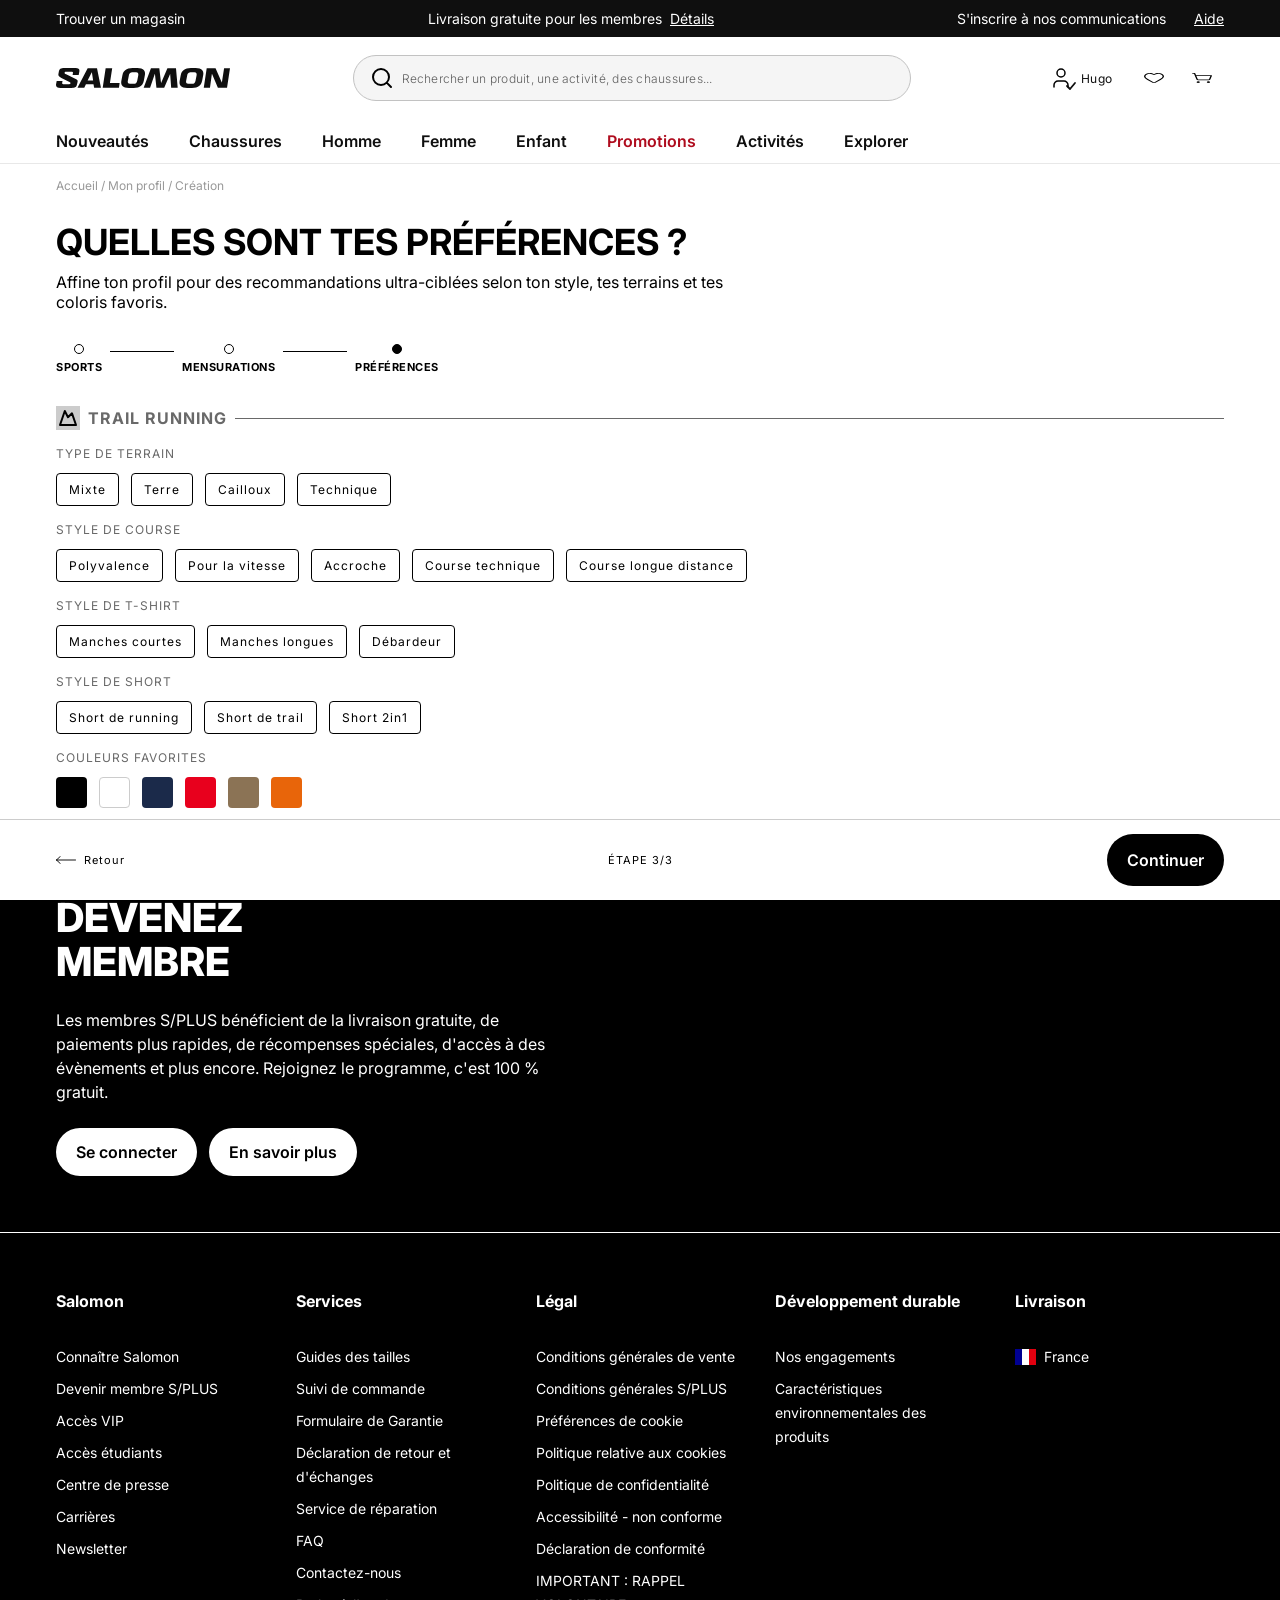
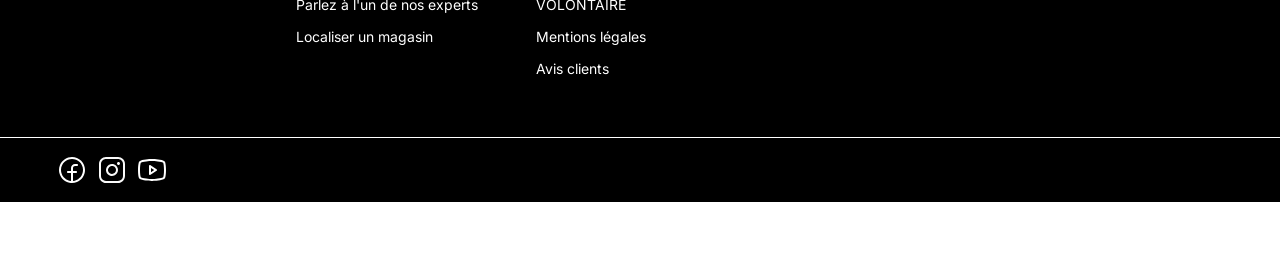
<file: step3.html>
<!DOCTYPE html>
<html lang="fr">
<head>
  <meta charset="UTF-8" />
  <meta name="viewport" content="width=device-width, initial-scale=1.0" />
  <title>Salomon — Création de profil : Préférences</title>
  <link rel="preconnect" href="https://fonts.googleapis.com" />
  <link rel="preconnect" href="https://fonts.gstatic.com" crossorigin />
  <link href="https://fonts.googleapis.com/css2?family=Inter:wght@300;400;500;600;700;800&display=swap" rel="stylesheet" />
  <link rel="stylesheet" href="style.css" />
  <link rel="stylesheet" href="step3.css" />
</head>
<body class="step3-page">

  <!-- PREHEADER -->
  <div class="preheader">
    <span>Trouver un magasin</span>
    <div class="preheader-center">
      <span>Livraison gratuite pour les membres</span>
      <a href="#">Détails</a>
    </div>
    <div class="preheader-right">
      <span>S'inscrire à nos communications</span>
      <a href="#">Aide</a>
    </div>
  </div>

  <!-- HEADER -->
  <header class="header">
    <div class="header-top">
      <a href="index.html" class="logo">
        <img src="assets/logo.svg" alt="Salomon" />
      </a>
      <div class="search-bar">
        <img src="assets/icon-search.svg" alt="" class="search-icon" />
        <span class="search-placeholder">Rechercher un produit, une activité, des chaussures...</span>
      </div>
      <div class="header-actions">
        <button class="btn-account">
          <span class="icon-user-check">
            <img src="assets/icon-user.svg" alt="" />
            <svg class="check-badge" viewBox="0 0 12 12" fill="none" xmlns="http://www.w3.org/2000/svg">
              <polyline points="2,6 5,9 10,3" stroke="currentColor" stroke-width="1.8" stroke-linecap="round" stroke-linejoin="round"/>
            </svg>
          </span>
          <span>Hugo</span>
        </button>
        <button class="btn-icon">
          <img src="assets/icon-heart.svg" alt="Favoris" />
        </button>
        <button class="btn-icon">
          <img src="assets/icon-cart.svg" alt="Panier" />
        </button>
      </div>
    </div>
    <nav class="nav nav--bordered">
      <a href="#">Nouveautés</a>
      <a href="#">Chaussures</a>
      <a href="#">Homme</a>
      <a href="#">Femme</a>
      <a href="#">Enfant</a>
      <a href="#" class="nav-promo">Promotions</a>
      <a href="#">Activités</a>
      <a href="#">Explorer</a>
    </nav>
  </header>

  <!-- BREADCRUMB -->
  <div class="breadcrumb">
    <span>Accueil / Mon profil / Création</span>
  </div>

  <!-- MAIN CONTENT -->
  <main class="step3-main">

    <!-- Titre + stepper -->
    <div class="step3-intro">
      <div class="step3-title">
        <h1>QUELLES SONT TES PRÉFÉRENCES ?</h1>
        <p>Affine ton profil pour des recommandations ultra-ciblées selon ton style, tes terrains et tes coloris favoris.</p>
      </div>

      <!-- Stepper step 3 -->
      <div class="stepper">
        <div class="stepper-item">
          <div class="stepper-dot stepper-dot--done"></div>
          <span class="stepper-label stepper-label--done">SPORTS</span>
        </div>
        <div class="stepper-line stepper-line--done"></div>
        <div class="stepper-item">
          <div class="stepper-dot stepper-dot--done"></div>
          <span class="stepper-label stepper-label--done">MENSURATIONS</span>
        </div>
        <div class="stepper-line stepper-line--done"></div>
        <div class="stepper-item stepper-item--active">
          <div class="stepper-dot stepper-dot--active"></div>
          <span class="stepper-label stepper-label--active">PRÉFÉRENCES</span>
        </div>
      </div>
    </div>

    <!-- ─── TRAIL RUNNING ─── -->
    <section class="pref-section">

      <!-- En-tête de section -->
      <div class="pref-section__header">
        <img src="assets/icon-mountain.svg" alt="" class="pref-section__icon" />
        <span class="pref-section__title">TRAIL RUNNING</span>
        <div class="pref-section__line"></div>
      </div>

      <!-- Type de terrain -->
      <div class="pref-group">
        <p class="pref-group__label">TYPE DE TERRAIN</p>
        <div class="pref-chips">
          <button class="pref-chip" onclick="toggleChip(this)">Mixte</button>
          <button class="pref-chip" onclick="toggleChip(this)">Terre</button>
          <button class="pref-chip" onclick="toggleChip(this)">Cailloux</button>
          <button class="pref-chip" onclick="toggleChip(this)">Technique</button>
        </div>
      </div>

      <!-- Style de course -->
      <div class="pref-group">
        <p class="pref-group__label">STYLE DE COURSE</p>
        <div class="pref-chips">
          <button class="pref-chip" onclick="toggleChip(this)">Polyvalence</button>
          <button class="pref-chip" onclick="toggleChip(this)">Pour la vitesse</button>
          <button class="pref-chip" onclick="toggleChip(this)">Accroche</button>
          <button class="pref-chip" onclick="toggleChip(this)">Course technique</button>
          <button class="pref-chip" onclick="toggleChip(this)">Course longue distance</button>
        </div>
      </div>

      <!-- Style de t-shirt -->
      <div class="pref-group">
        <p class="pref-group__label">STYLE DE T-SHIRT</p>
        <div class="pref-chips">
          <button class="pref-chip" onclick="toggleChip(this)">Manches courtes</button>
          <button class="pref-chip" onclick="toggleChip(this)">Manches longues</button>
          <button class="pref-chip" onclick="toggleChip(this)">Débardeur</button>
        </div>
      </div>

      <!-- Style de short -->
      <div class="pref-group">
        <p class="pref-group__label">STYLE DE SHORT</p>
        <div class="pref-chips">
          <button class="pref-chip" onclick="toggleChip(this)">Short de running</button>
          <button class="pref-chip" onclick="toggleChip(this)">Short de trail</button>
          <button class="pref-chip" onclick="toggleChip(this)">Short 2in1</button>
        </div>
      </div>

      <!-- Couleurs favorites -->
      <div class="pref-group">
        <p class="pref-group__label">COULEURS FAVORITES</p>
        <div class="pref-colors">
          <button class="color-swatch" style="background:#000000;" onclick="toggleSwatch(this)" aria-label="Noir"></button>
          <button class="color-swatch color-swatch--light" style="background:#ffffff;" onclick="toggleSwatch(this)" aria-label="Blanc"></button>
          <button class="color-swatch" style="background:#1b2a4a;" onclick="toggleSwatch(this)" aria-label="Marine"></button>
          <button class="color-swatch" style="background:#e8001d;" onclick="toggleSwatch(this)" aria-label="Rouge"></button>
          <button class="color-swatch" style="background:#8b7355;" onclick="toggleSwatch(this)" aria-label="Beige"></button>
          <button class="color-swatch" style="background:#e8650a;" onclick="toggleSwatch(this)" aria-label="Orange"></button>
        </div>
      </div>

    </section>

  </main>

  <!-- FOOTER -->
  <footer class="footer">
    <div class="footer-member">
      <h2>DEVENEZ<br />MEMBRE</h2>
      <p>Les membres S/PLUS bénéficient de la livraison gratuite, de paiements plus rapides, de récompenses spéciales, d'accès à des évènements et plus encore. Rejoignez le programme, c'est 100 % gratuit.</p>
      <div class="footer-member-actions">
        <button class="cta-btn">Se connecter</button>
        <button class="cta-btn">En savoir plus</button>
      </div>
    </div>
    <div class="footer-divider"></div>
    <div class="footer-links">
      <div class="footer-col">
        <h3>Salomon</h3>
        <ul>
          <li><a href="#">Connaître Salomon</a></li>
          <li><a href="#">Devenir membre S/PLUS</a></li>
          <li><a href="#">Accès VIP</a></li>
          <li><a href="#">Accès étudiants</a></li>
          <li><a href="#">Centre de presse</a></li>
          <li><a href="#">Carrières</a></li>
          <li><a href="#">Newsletter</a></li>
        </ul>
      </div>
      <div class="footer-col">
        <h3>Services</h3>
        <ul>
          <li><a href="#">Guides des tailles</a></li>
          <li><a href="#">Suivi de commande</a></li>
          <li><a href="#">Formulaire de Garantie</a></li>
          <li><a href="#">Déclaration de retour et d'échanges</a></li>
          <li><a href="#">Service de réparation</a></li>
          <li><a href="#">FAQ</a></li>
          <li><a href="#">Contactez-nous</a></li>
          <li><a href="#">Parlez à l'un de nos experts</a></li>
          <li><a href="#">Localiser un magasin</a></li>
        </ul>
      </div>
      <div class="footer-col">
        <h3>Légal</h3>
        <ul>
          <li><a href="#">Conditions générales de vente</a></li>
          <li><a href="#">Conditions générales S/PLUS</a></li>
          <li><a href="#">Préférences de cookie</a></li>
          <li><a href="#">Politique relative aux cookies</a></li>
          <li><a href="#">Politique de confidentialité</a></li>
          <li><a href="#">Accessibilité - non conforme</a></li>
          <li><a href="#">Déclaration de conformité</a></li>
          <li><a href="#">IMPORTANT : RAPPEL VOLONTAIRE</a></li>
          <li><a href="#">Mentions légales</a></li>
          <li><a href="#">Avis clients</a></li>
        </ul>
      </div>
      <div class="footer-col">
        <h3>Développement durable</h3>
        <ul>
          <li><a href="#">Nos engagements</a></li>
          <li><a href="#">Caractéristiques environnementales des produits</a></li>
        </ul>
      </div>
      <div class="footer-col">
        <h3>Livraison</h3>
        <div class="footer-country">
          <img src="assets/flag-fr.svg" alt="France" />
          <span>France</span>
        </div>
      </div>
    </div>
    <div class="footer-divider"></div>
    <div class="footer-social">
      <a href="#"><img src="assets/facebook.svg" alt="Facebook" /></a>
      <a href="#"><img src="assets/instagram.svg" alt="Instagram" /></a>
      <a href="#"><img src="assets/youtube.svg" alt="YouTube" /></a>
    </div>
  </footer>

  <!-- BARRE BAS FIXE -->
  <div class="step-footer">
    <button class="step-footer__back" onclick="window.location.href='step2.html'">
      <img src="assets/icon-arrow-left.svg" alt="" />
      <span>Retour</span>
    </button>
    <span class="step-footer__label">ÉTAPE 3/3</span>
    <button class="step-footer__cta" onclick="finishProfile()">Continuer</button>
  </div>

  <script>
    function toggleChip(btn) {
      btn.classList.toggle('pref-chip--selected');
    }

    function toggleSwatch(btn) {
      btn.classList.toggle('color-swatch--selected');
    }

    function finishProfile() {
      window.location.href = 'success.html';
    }
  </script>

</body>
</html>
</file>
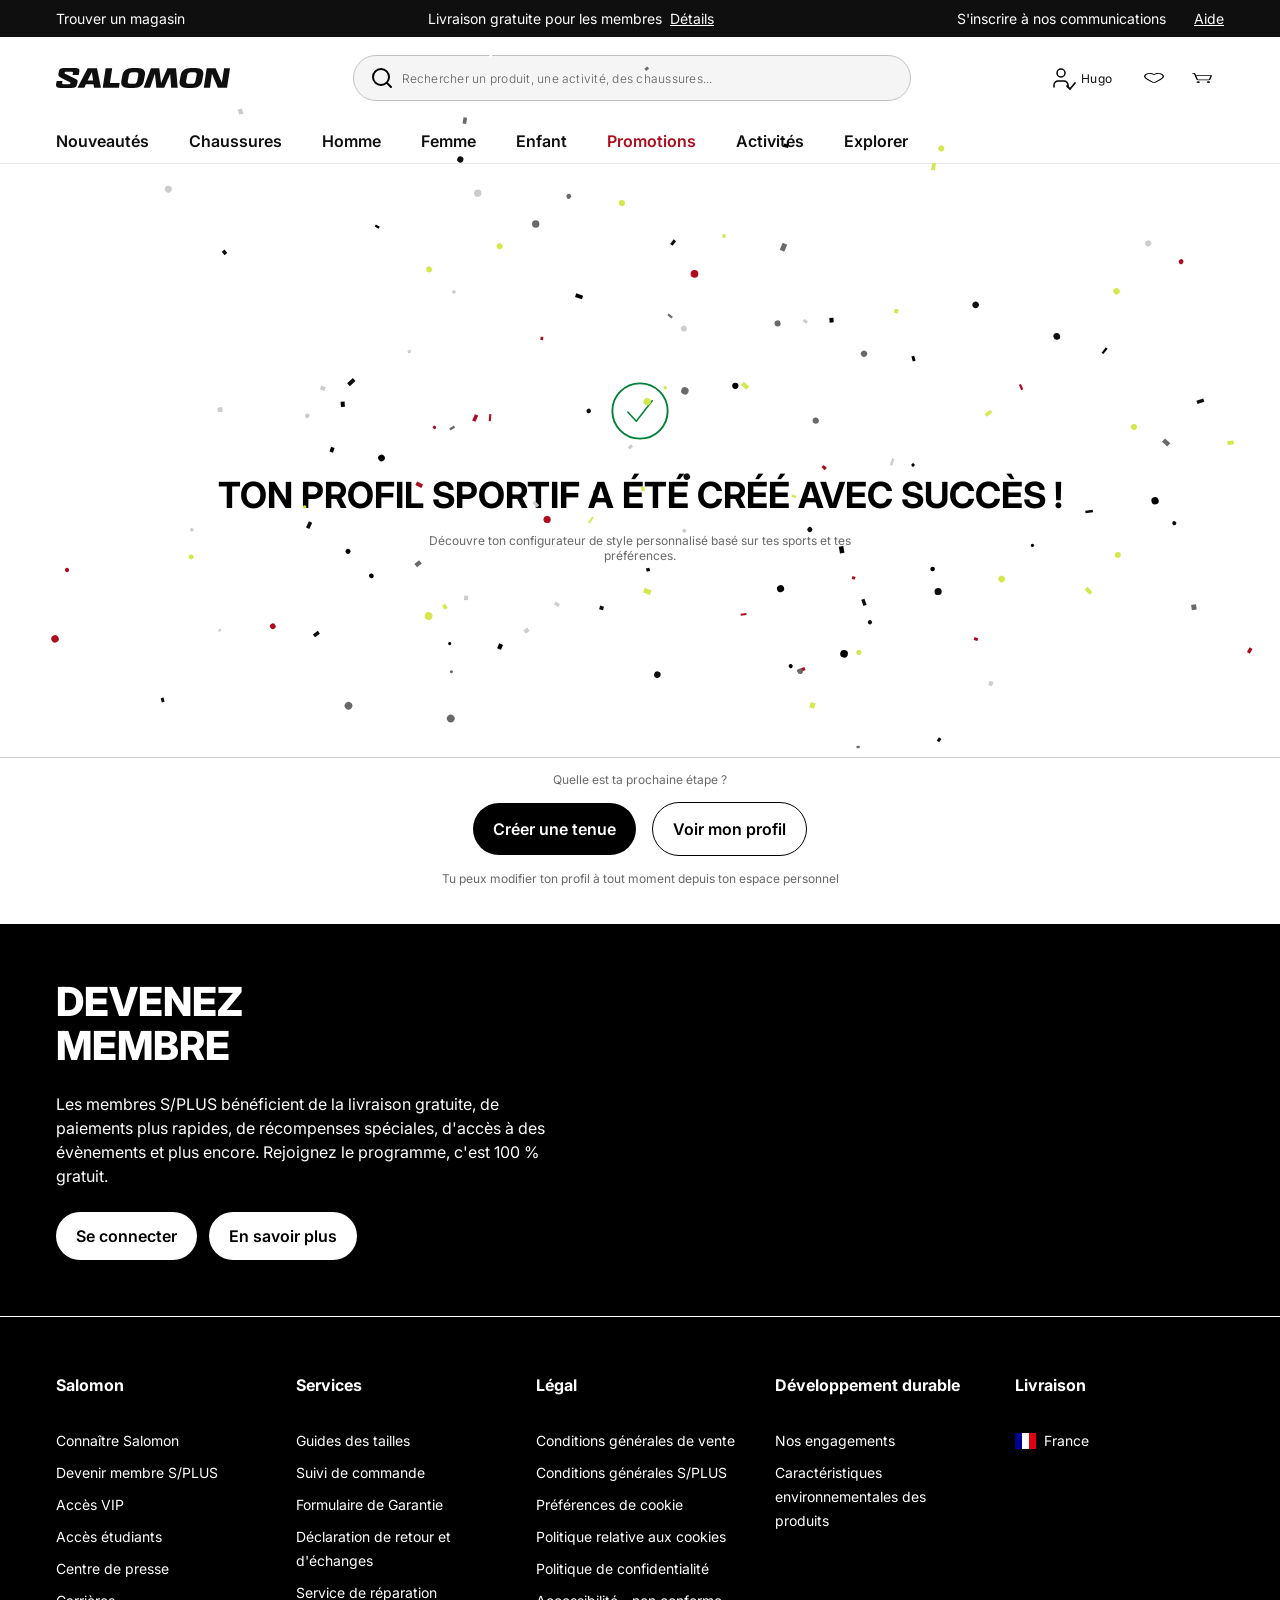
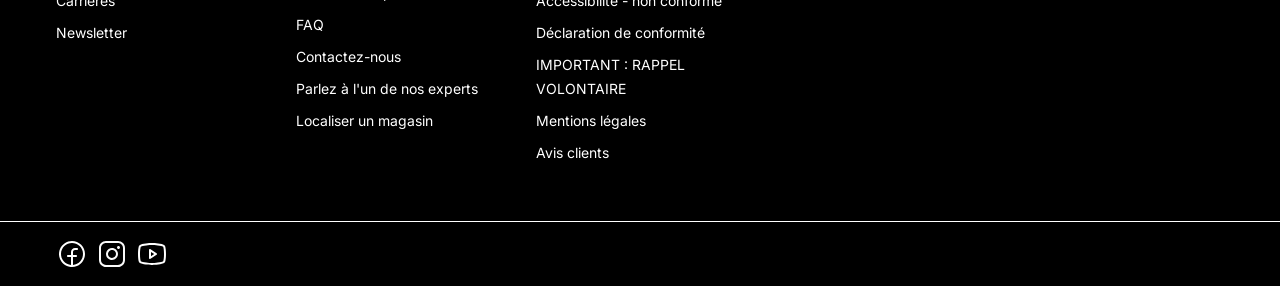
<file: success.html>
<!DOCTYPE html>
<html lang="fr">
<head>
  <meta charset="UTF-8" />
  <meta name="viewport" content="width=device-width, initial-scale=1.0" />
  <title>Salomon — Profil créé avec succès</title>
  <link rel="preconnect" href="https://fonts.googleapis.com" />
  <link rel="preconnect" href="https://fonts.gstatic.com" crossorigin />
  <link href="https://fonts.googleapis.com/css2?family=Inter:wght@300;400;500;600;700;800&display=swap" rel="stylesheet" />
  <link rel="stylesheet" href="style.css" />
  <link rel="stylesheet" href="success.css" />
</head>
<body class="success-page">

  <!-- PREHEADER -->
  <div class="preheader">
    <span>Trouver un magasin</span>
    <div class="preheader-center">
      <span>Livraison gratuite pour les membres</span>
      <a href="#">Détails</a>
    </div>
    <div class="preheader-right">
      <span>S'inscrire à nos communications</span>
      <a href="#">Aide</a>
    </div>
  </div>

  <!-- HEADER -->
  <header class="header">
    <div class="header-top">
      <a href="index.html" class="logo">
        <img src="assets/logo.svg" alt="Salomon" />
      </a>
      <div class="search-bar">
        <img src="assets/icon-search.svg" alt="" class="search-icon" />
        <span class="search-placeholder">Rechercher un produit, une activité, des chaussures...</span>
      </div>
      <div class="header-actions">
        <button class="btn-account">
          <span class="icon-user-check">
            <img src="assets/icon-user.svg" alt="" />
            <svg class="check-badge" viewBox="0 0 12 12" fill="none" xmlns="http://www.w3.org/2000/svg">
              <polyline points="2,6 5,9 10,3" stroke="currentColor" stroke-width="1.8" stroke-linecap="round" stroke-linejoin="round"/>
            </svg>
          </span>
          <span>Hugo</span>
        </button>
        <button class="btn-icon">
          <img src="assets/icon-heart.svg" alt="Favoris" />
        </button>
        <button class="btn-icon">
          <img src="assets/icon-cart.svg" alt="Panier" />
        </button>
      </div>
    </div>
    <nav class="nav nav--bordered">
      <a href="#">Nouveautés</a>
      <a href="#">Chaussures</a>
      <a href="#">Homme</a>
      <a href="#">Femme</a>
      <a href="#">Enfant</a>
      <a href="#" class="nav-promo">Promotions</a>
      <a href="#">Activités</a>
      <a href="#">Explorer</a>
    </nav>
  </header>

  <!-- MAIN : contenu centré -->
  <main class="success-main">
    <div class="success-content">
      <img src="assets/icon-success.svg" alt="" class="success-icon" />
      <div class="success-text">
        <h1>TON PROFIL SPORTIF A ÉTÉ CRÉÉ AVEC SUCCÈS !</h1>
        <p>Découvre ton configurateur de style personnalisé basé sur tes sports et tes préférences.</p>
      </div>
    </div>
  </main>

  <!-- FOOTER -->
  <footer class="footer">
    <div class="footer-member">
      <h2>DEVENEZ<br />MEMBRE</h2>
      <p>Les membres S/PLUS bénéficient de la livraison gratuite, de paiements plus rapides, de récompenses spéciales, d'accès à des évènements et plus encore. Rejoignez le programme, c'est 100 % gratuit.</p>
      <div class="footer-member-actions">
        <button class="cta-btn">Se connecter</button>
        <button class="cta-btn">En savoir plus</button>
      </div>
    </div>
    <div class="footer-divider"></div>
    <div class="footer-links">
      <div class="footer-col">
        <h3>Salomon</h3>
        <ul>
          <li><a href="#">Connaître Salomon</a></li>
          <li><a href="#">Devenir membre S/PLUS</a></li>
          <li><a href="#">Accès VIP</a></li>
          <li><a href="#">Accès étudiants</a></li>
          <li><a href="#">Centre de presse</a></li>
          <li><a href="#">Carrières</a></li>
          <li><a href="#">Newsletter</a></li>
        </ul>
      </div>
      <div class="footer-col">
        <h3>Services</h3>
        <ul>
          <li><a href="#">Guides des tailles</a></li>
          <li><a href="#">Suivi de commande</a></li>
          <li><a href="#">Formulaire de Garantie</a></li>
          <li><a href="#">Déclaration de retour et d'échanges</a></li>
          <li><a href="#">Service de réparation</a></li>
          <li><a href="#">FAQ</a></li>
          <li><a href="#">Contactez-nous</a></li>
          <li><a href="#">Parlez à l'un de nos experts</a></li>
          <li><a href="#">Localiser un magasin</a></li>
        </ul>
      </div>
      <div class="footer-col">
        <h3>Légal</h3>
        <ul>
          <li><a href="#">Conditions générales de vente</a></li>
          <li><a href="#">Conditions générales S/PLUS</a></li>
          <li><a href="#">Préférences de cookie</a></li>
          <li><a href="#">Politique relative aux cookies</a></li>
          <li><a href="#">Politique de confidentialité</a></li>
          <li><a href="#">Accessibilité - non conforme</a></li>
          <li><a href="#">Déclaration de conformité</a></li>
          <li><a href="#">IMPORTANT : RAPPEL VOLONTAIRE</a></li>
          <li><a href="#">Mentions légales</a></li>
          <li><a href="#">Avis clients</a></li>
        </ul>
      </div>
      <div class="footer-col">
        <h3>Développement durable</h3>
        <ul>
          <li><a href="#">Nos engagements</a></li>
          <li><a href="#">Caractéristiques environnementales des produits</a></li>
        </ul>
      </div>
      <div class="footer-col">
        <h3>Livraison</h3>
        <div class="footer-country">
          <img src="assets/flag-fr.svg" alt="France" />
          <span>France</span>
        </div>
      </div>
    </div>
    <div class="footer-divider"></div>
    <div class="footer-social">
      <a href="#"><img src="assets/facebook.svg" alt="Facebook" /></a>
      <a href="#"><img src="assets/instagram.svg" alt="Instagram" /></a>
      <a href="#"><img src="assets/youtube.svg" alt="YouTube" /></a>
    </div>
  </footer>

  <!-- FOOTER FIXE -->
  <div class="success-footer">
    <p class="success-footer__question">Quelle est ta prochaine étape ?</p>
    <div class="success-footer__actions">
      <button class="success-cta success-cta--primary" onclick="window.location.href='configurator.html'">Créer une tenue</button>
      <button class="success-cta success-cta--secondary" onclick="window.location.href='index.html'">Voir mon profil</button>
    </div>
    <p class="success-footer__hint">Tu peux modifier ton profil à tout moment depuis ton espace personnel</p>
  </div>

  <script src="assets/confetti.js"></script>
</body>
</html>
</file>
<file: style.css>
*, *::before, *::after {
  box-sizing: border-box;
  margin: 0;
  padding: 0;
}

html, body {
  overflow-x: clip;
}

body {
  font-family: 'Inter', sans-serif;
  background: #fff;
  color: #0f0f0f;
}

a {
  text-decoration: none;
  color: inherit;
}

/* ─── PREHEADER ─── */
.preheader {
  background: #0f0f0f;
  color: #fff;
  font-size: 14px;
  font-weight: 400;
  display: flex;
  align-items: center;
  justify-content: space-between;
  padding: 10px 56px;
}

/* ─── BREADCRUMB ─── */
.breadcrumb {
  padding: 10px 56px;
}

.breadcrumb span {
  font-size: 12px;
  font-weight: 400;
  color: #999;
}

.preheader-center {
  display: flex;
  align-items: center;
  gap: 8px;
}

.preheader-right {
  display: flex;
  align-items: center;
  gap: 28px;
}

.preheader a {
  color: #fff;
  text-decoration: underline;
}

/* ─── HEADER ─── */
.header {
  background: #fff;
  border-bottom: 1px solid #e8e8e8;
  position: sticky;
  top: 0;
  z-index: 100;
}

.header-top {
  display: flex;
  align-items: center;
  justify-content: space-between;
  padding: 18px 56px;
  gap: 24px;
}

.logo img {
  height: 20px;
  width: 174px; /* ratio viewBox 207.342 / 23.8852 × 20px */
  display: block;
}

.search-bar {
  flex: 1;
  max-width: 558px;
  background: #f5f5f5;
  border: 1px solid #c2c2c2;
  border-radius: 999px;
  display: flex;
  align-items: center;
  gap: 8px;
  padding: 10px 16px;
  cursor: text;
}

.search-icon {
  width: 24px;
  height: 24px;
  flex-shrink: 0;
}

.search-placeholder {
  font-size: 12px;
  font-weight: 300;
  color: #606060;
  letter-spacing: 0.24px;
  white-space: nowrap;
}

.header-actions {
  display: flex;
  align-items: center;
  gap: 4px;
}

.btn-account {
  display: flex;
  align-items: center;
  gap: 8px;
  padding: 10px 16px;
  background: none;
  border: none;
  border-radius: 999px;
  cursor: pointer;
  font-family: 'Inter', sans-serif;
  font-size: 12px;
  font-weight: 400;
  color: #0f0f0f;
  letter-spacing: 0.24px;
  white-space: nowrap;
}

.btn-account img {
  width: 24px;
  height: 24px;
}

.icon-user-check {
  position: relative;
  display: flex;
  align-items: center;
  flex-shrink: 0;
}

.check-badge {
  position: absolute;
  bottom: -2px;
  right: -4px;
  width: 12px;
  height: 12px;
  color: #0f0f0f;
}

.btn-icon {
  width: 44px;
  height: 44px;
  background: none;
  border: none;
  border-radius: 999px;
  cursor: pointer;
  display: flex;
  align-items: center;
  justify-content: center;
  padding: 0;
}

.btn-icon img {
  width: 20px;
  height: 20px;
  object-fit: contain;
}

/* ─── NAV ─── */
.nav {
  display: flex;
  align-items: center;
  gap: 40px;
  padding: 10px 56px;
  font-size: 16px;
  font-weight: 600;
}

.nav a {
  color: #0f0f0f;
  line-height: 24px;
  white-space: nowrap;
}

.nav a.nav-promo {
  color: #af0c1e;
}

/* ─── LINK-PROFIL ─── */
.link-profil-wrapper {
  position: fixed;
  bottom: 24px;
  left: 0;
  width: 100vw;
  z-index: 200;
  display: flex;
  justify-content: center;
  padding: 0 56px;
  pointer-events: none;
}

.link-profil-collapsed {
  width: 73px;
  height: 73px;
  background: #000;
  border: none;
  border-radius: 6px;
  display: flex;
  align-items: center;
  justify-content: center;
  cursor: pointer;
  pointer-events: auto;
}

.link-profil-collapsed img {
  width: 24px;
  height: 24px;
}

.link-profil-expanded {
  display: none;
  width: 60%;
  align-items: center;
  justify-content: space-between;
  gap: 56px;
  background: linear-gradient(135deg, #1a3a2a 0%, #0f2a1e 100%);
  border-radius: 6px;
  padding: 16px 32px;
  pointer-events: auto;
}

.link-profil-text {
  display: flex;
  flex-direction: column;
  gap: 4px;
  color: #fff;
  flex: 1;
  min-width: 0;
}

.link-profil-text strong {
  font-size: 18px;
  font-weight: 700;
  line-height: normal;
  white-space: nowrap;
  overflow: hidden;
  text-overflow: ellipsis;
}

.link-profil-text span {
  font-size: 12px;
  font-weight: 400;
  line-height: normal;
  white-space: nowrap;
  overflow: hidden;
  text-overflow: ellipsis;
}

.link-profil-actions {
  display: flex;
  align-items: center;
  gap: 16px;
  flex-shrink: 0;
  margin-left: auto;
}

.link-profil-cta {
  background: #fff;
  border: none;
  border-radius: 9999px;
  padding: 6px 12px;
  font-family: 'Inter', sans-serif;
  font-size: 12px;
  font-weight: 600;
  color: #000;
  cursor: pointer;
  white-space: nowrap;
}

.link-profil-close {
  background: none;
  border: none;
  cursor: pointer;
  padding: 0;
  width: 24px;
  height: 24px;
  display: flex;
  align-items: center;
  justify-content: center;
}

.link-profil-close img {
  width: 24px;
  height: 24px;
}

@media (max-width: 768px) {
  .link-profil-wrapper {
    padding: 0 16px;
  }

  .link-profil-expanded {
    width: 100%;
    gap: 16px;
    padding: 12px 16px;
  }

  .link-profil-text strong {
    font-size: 14px;
  }

  .link-profil-text span {
    font-size: 11px;
  }

  .link-profil-cta {
    font-size: 11px;
    padding: 6px 10px;
  }
}

/* ─── HERO ─── */
.hero {
  position: relative;
  height: 686px;
  overflow: hidden;
  display: flex;
  align-items: center;
}

.hero-bg {
  position: absolute;
  inset: 0;
  width: 100%;
  height: 100%;
  object-fit: cover;
}

.hero-content {
  position: relative;
  z-index: 1;
  padding: 0 56px;
  display: flex;
  flex-direction: column;
  gap: 16px;
}

.hero-content h1 {
  font-size: 45px;
  font-weight: 700;
  color: #fff;
  line-height: 48px;
  letter-spacing: 0.04px;
}

.hero-content p {
  font-size: 16px;
  font-weight: 400;
  color: #fff;
  line-height: 24px;
}

/* ─── CTA BUTTON ─── */
.cta-btn {
  display: inline-flex;
  align-items: center;
  justify-content: center;
  padding: 14px 20px;
  background: #fff;
  border: none;
  border-radius: 9999px;
  font-family: 'Inter', sans-serif;
  font-size: 16px;
  font-weight: 600;
  color: #000;
  cursor: pointer;
  white-space: nowrap;
  align-self: flex-start;
}

/* ─── SECTION WRAPPER ─── */
.section-discover,
.section-categories,
.section-top-categories {
  padding: 32px 56px 80px;
}

.section-title {
  font-size: 22px;
  font-weight: 700;
  color: #0f0f0f;
  line-height: 32px;
  margin-bottom: 32px;
}

/* ─── CARDS GRID 5 (Découvrir) ─── */
.cards-grid-5 {
  display: flex;
  gap: 8px;
}

.card-activity {
  flex: 1;
  position: relative;
  border-radius: 8px;
  overflow: hidden;
  aspect-ratio: 352 / 502;
  display: block;
}

.card-activity img {
  position: absolute;
  inset: 0;
  width: 100%;
  height: 100%;
  object-fit: cover;
}

.card-activity .card-gradient {
  position: absolute;
  inset: 0;
  background: linear-gradient(to bottom, rgba(0,0,0,0.3) 0%, rgba(0,0,0,0) 40%);
  border-radius: 8px;
}

.card-activity span {
  position: relative;
  z-index: 1;
  display: block;
  padding: 20px;
  font-size: 18px;
  font-weight: 600;
  color: #fff;
  line-height: 28px;
  white-space: nowrap;
}

/* ─── SECTION PROMO (rouge) ─── */
.section-promo {
  display: flex;
  gap: 8px;
}

.promo-block {
  flex: 1;
  background: #ff0000;
  aspect-ratio: 1005 / 949;
  display: flex;
  align-items: flex-end;
  padding: 56px;
}

.promo-content {
  display: flex;
  flex-direction: column;
  gap: 8px;
}

.promo-content h2 {
  font-size: 31px;
  font-weight: 700;
  color: #fff;
  line-height: 38px;
  letter-spacing: 0.04px;
  text-transform: uppercase;
}

.promo-content p {
  font-size: 16px;
  font-weight: 400;
  color: #fff;
  line-height: 24px;
}

/* ─── CARDS GRID 4 (Catégorie du moment) ─── */
.cards-grid-4 {
  display: flex;
  gap: 8px;
}

.card-category {
  flex: 1;
  position: relative;
  border-radius: 8px;
  overflow: hidden;
  aspect-ratio: 352 / 502;
  background: #919191;
  display: block;
}

.card-category .card-gradient {
  position: absolute;
  top: 0;
  left: 0;
  right: 0;
  height: 201px;
  background: linear-gradient(to bottom, rgba(0,0,0,0.3) 0%, rgba(0,0,0,0) 100%);
  border-radius: 8px 8px 0 0;
}

.card-category span {
  position: relative;
  z-index: 1;
  display: block;
  padding: 20px;
  font-size: 18px;
  font-weight: 600;
  color: #fff;
  line-height: 28px;
  white-space: nowrap;
}

/* ─── TOP CATEGORIES ─── */
.section-top-categories {
  padding-bottom: 56px;
}

.top-categories-grid {
  display: flex;
  justify-content: space-between;
  gap: 16px;
}

.top-categories-grid ul {
  list-style: none;
  display: flex;
  flex-direction: column;
  gap: 16px;
  flex: 1;
}

.top-categories-grid li a {
  font-size: 16px;
  font-weight: 400;
  color: #0f0f0f;
  line-height: 24px;
  display: block;
}

.top-categories-grid li a:hover {
  text-decoration: underline;
}

/* ─── FOOTER ─── */
.footer {
  background: #000;
  color: #fff;
}

.footer-member {
  padding: 56px;
  display: flex;
  flex-direction: column;
  gap: 24px;
}

.footer-member h2 {
  font-size: 40px;
  font-weight: 800;
  text-transform: uppercase;
  line-height: 1.1;
}

.footer-member p {
  font-size: 16px;
  font-weight: 400;
  line-height: 1.5;
  max-width: 505px;
}

.footer-member-actions {
  display: flex;
  gap: 12px;
}

.footer-divider {
  height: 1px;
  background: #fff;
  width: 100%;
}

.footer-links {
  display: flex;
  gap: 31px;
  padding: 56px;
}

.footer-col {
  flex: 1;
  min-width: 0;
}

.footer-col h3 {
  font-size: 16px;
  font-weight: 700;
  color: #fff;
  line-height: 24px;
  margin-bottom: 32px;
}

.footer-col ul {
  list-style: none;
  display: flex;
  flex-direction: column;
  gap: 8px;
}

.footer-col li a {
  font-size: 14px;
  font-weight: 400;
  color: #fff;
  line-height: 24px;
}

.footer-col li a:hover {
  text-decoration: underline;
}

.footer-country {
  display: flex;
  align-items: center;
  gap: 8px;
}

.footer-country img {
  width: 21px;
  height: 16px;
}

.footer-country span {
  font-size: 14px;
  font-weight: 400;
  color: #fff;
  line-height: 24px;
}

.footer-social {
  display: flex;
  align-items: center;
  gap: 8px;
  padding: 16px 56px;
}

.footer-social a img {
  width: 32px;
  height: 32px;
  display: block;
}
</file>
<file: ensemble-success.css>
/* ─── ENSEMBLE SUCCESS PAGE ─── */
.ensemble-success-page {
  display: flex;
  flex-direction: column;
  min-height: 100vh;
}

/* ─── MAIN ─── */
.ensemble-success-main {
  flex: 1;
  display: flex;
  align-items: center;
  justify-content: center;
  padding: 16px 56px;
  min-height: 662px;
}

.ensemble-success-content {
  display: flex;
  flex-direction: column;
  align-items: center;
  gap: 32px;
  max-width: 876px;
  width: 100%;
}

.ensemble-success-icon {
  width: 60px;
  height: 60px;
  display: block;
  flex-shrink: 0;
}

.ensemble-success-title {
  font-size: 36px;
  font-weight: 700;
  color: #000;
  text-transform: uppercase;
  text-align: center;
  line-height: normal;
  width: 100%;
}

.ensemble-success-actions {
  display: flex;
  gap: 16px;
  align-items: center;
  justify-content: center;
}

.ensemble-success-cta {
  display: flex;
  align-items: center;
  justify-content: center;
  padding: 16px 32px;
  border-radius: 9999px;
  font-family: 'Inter', sans-serif;
  font-size: 16px;
  font-weight: 600;
  cursor: pointer;
  white-space: nowrap;
  transition: background 0.15s ease;
}

.ensemble-success-cta--primary {
  background: #000;
  color: #fff;
  border: none;
}

.ensemble-success-cta--primary:hover {
  background: #222;
}

.ensemble-success-cta--secondary {
  background: #fff;
  color: #000;
  border: 1.5px solid #000;
}

.ensemble-success-cta--secondary:hover {
  background: #f5f5f5;
}
</file>
<file: step1.css>
/* ─── STEP1 PAGE ─── */
.step1-page {
  padding-bottom: 72px; /* espace pour la barre footer fixe */
}

/* ─── NAV AVEC BORDURE BAS ─── */
.nav--bordered {
  border-bottom: 0.5px solid #ccc;
}


/* ─── MAIN ─── */
.step1-main {
  padding: 16px 56px;
  display: flex;
  flex-direction: column;
  gap: 32px;
}

/* ─── INTRO (titre + stepper) ─── */
.step1-intro {
  display: flex;
  flex-direction: column;
  gap: 32px;
}

.step1-title h1 {
  font-size: 36px;
  font-weight: 700;
  color: #000;
  text-transform: uppercase;
  line-height: normal;
  margin-bottom: 8px;
  max-width: 690px;
}

.step1-title p {
  font-size: 16px;
  font-weight: 400;
  color: #000;
  line-height: normal;
  max-width: 690px;
}

/* ─── STEPPER ─── */
.stepper {
  display: flex;
  align-items: center;
  gap: 8px;
}

.stepper-item {
  display: flex;
  flex-direction: column;
  align-items: center;
  gap: 6px;
}

.stepper-dot {
  width: 10px;
  height: 10px;
  border-radius: 5px;
  border: 1px solid #ccc;
}

.stepper-dot--active {
  background: #000;
  border-color: #000;
}

.stepper-label {
  font-size: 11px;
  font-weight: 400;
  color: #ccc;
  letter-spacing: 0.5px;
  text-transform: uppercase;
  white-space: nowrap;
}

.stepper-label--active {
  font-weight: 700;
  color: #000;
}

.stepper-line {
  width: 64px;
  height: 1px;
  background: #ccc;
  margin-bottom: 16px; /* compense la hauteur du label */
}

/* ─── GRILLE DE CARTES ─── */
.sport-cards-wrapper {
  display: flex;
  flex-direction: column;
  gap: 16px;
  /* déborde du padding du main pour le scroll pleine largeur */
  margin: 0 -56px;
  padding: 0 56px;
}

.sport-cards {
  display: flex;
  gap: 16px;
  overflow-x: auto;
  scroll-snap-type: x mandatory;
  -webkit-overflow-scrolling: touch;
  padding-bottom: 8px; /* espace pour la scrollbar */
}

/* Masquer la scrollbar visuellement tout en gardant le scroll */
.sport-cards::-webkit-scrollbar {
  height: 4px;
}
.sport-cards::-webkit-scrollbar-track {
  background: #f0f0f0;
  border-radius: 2px;
}
.sport-cards::-webkit-scrollbar-thumb {
  background: #ccc;
  border-radius: 2px;
}

/* Carte : taille exacte du composant Figma */
.sport-card {
  position: relative;
  width: 274px;
  min-width: 274px;
  height: 391px;
  border-radius: 8px;
  overflow: hidden;
  border: none;
  cursor: pointer;
  padding: 20px;
  display: flex;
  align-items: flex-end;
  background: none;
  scroll-snap-align: start;
  flex-shrink: 0;
}

.sport-card__img {
  position: absolute;
  inset: 0;
  width: 100%;
  height: 100%;
  object-fit: cover;
}

/* Gradient bas : transparent → noir (pour lisibilité du label) */
.sport-card__gradient {
  position: absolute;
  bottom: 0;
  left: 0;
  width: 100%;
  height: 201px;
  background: linear-gradient(to top, rgba(0,0,0,0.3) 0%, rgba(0,0,0,0) 100%);
}

/* Overlay blanc = état NON sélectionné */
.sport-card__overlay {
  position: absolute;
  inset: 0;
  background: rgba(255, 255, 255, 0.47);
  transition: opacity 0.2s ease;
}

/* Sélectionné → overlay disparaît */
.sport-card--selected .sport-card__overlay {
  opacity: 0;
}

/* Badge "SÉLECTIONNÉ" en haut à droite — caché par défaut */
.sport-card__badge {
  position: absolute;
  top: 0;
  left: 169px; /* 274 - 105px = colle au bord droit */
  right: 0;
  background: #000;
  color: #fff;
  font-size: 10px;
  font-weight: 700;
  letter-spacing: 1px;
  text-transform: uppercase;
  padding: 4px 12px;
  border-radius: 0 8px 0 0; /* arrondi en haut à droite = coin de la carte */
  display: flex;
  align-items: center;
  justify-content: center;
  opacity: 0;
  transition: opacity 0.2s ease;
  white-space: nowrap;
}

/* Sélectionné → badge apparaît */
.sport-card--selected .sport-card__badge {
  opacity: 1;
}

.sport-card__label {
  position: relative;
  z-index: 1;
  font-size: 18px;
  font-weight: 700;
  color: #fff;
  text-transform: uppercase;
  line-height: 28px;
  text-align: left;
}

.sport-cards__hint {
  font-size: 12px;
  font-weight: 400;
  color: #696969;
  text-transform: uppercase;
  letter-spacing: 0.5px;
  text-align: center;
}

/* ─── SÉPARATEUR ─── */
.step1-divider {
  height: 1px;
  background: #ccc;
  width: 100%;
}

/* ─── SPORTS SÉLECTIONNÉS ─── */
.selected-sports {
  display: flex;
  flex-direction: column;
  gap: 8px;
  padding-bottom: 16px;
}

.selected-sports__label {
  font-size: 12px;
  font-weight: 400;
  color: #696969;
  text-transform: uppercase;
  letter-spacing: 0.5px;
}

.selected-sports__tags {
  display: flex;
  flex-wrap: wrap;
  gap: 8px;
  min-height: 34px;
}

.sport-tag {
  display: inline-flex;
  align-items: center;
  gap: 8px;
  padding: 8px 12px;
  border: 1px solid #000;
  border-radius: 4px;
  font-size: 12px;
  font-weight: 700;
  color: #000;
  text-transform: uppercase;
  letter-spacing: 1px;
}

.sport-tag__remove {
  background: none;
  border: none;
  cursor: pointer;
  padding: 0;
  display: flex;
  align-items: center;
  justify-content: center;
  width: 8px;
  height: 8px;
}

.sport-tag__remove img {
  width: 8px;
  height: 8px;
  display: block;
}

/* ─── BARRE BAS FIXE ─── */
.step-footer {
  position: fixed;
  bottom: 0;
  left: 0;
  right: 0;
  background: #fff;
  border-top: 1px solid #ccc;
  display: grid;
  grid-template-columns: 1fr auto 1fr;
  align-items: center;
  padding: 14px 56px;
  z-index: 100;
}

.step-footer__label {
  font-size: 11px;
  font-weight: 400;
  color: #000000;
  text-transform: uppercase;
  letter-spacing: 1px;
  text-align: center;
  grid-column: 2;
}

.step-footer__cta {
  grid-column: 3;
  justify-self: end;
  background: #000;
  color: #fff;
  border: none;
  border-radius: 9999px;
  padding: 16px 20px;
  font-family: 'Inter', sans-serif;
  font-size: 16px;
  font-weight: 600;
  cursor: pointer;
  white-space: nowrap;
}

.step-footer__cta:hover {
  background: #222;
}
</file>
<file: step2.css>
/* ─── STEP2 PAGE ─── */
.step2-page {
  padding-bottom: 72px;
}

/* ─── NAV AVEC BORDURE (réutilisé depuis step1) ─── */
.nav--bordered {
  border-bottom: 0.5px solid #ccc;
}

/* ─── MAIN ─── */
.step2-main {
  padding: 16px 56px;
  padding-bottom: 32px;
  display: flex;
  flex-direction: column;
  gap: 32px;
}

/* ─── INTRO (titre + stepper) ─── */
.step2-intro {
  display: flex;
  flex-direction: column;
  gap: 32px;
}

.step2-title h1 {
  font-size: 36px;
  font-weight: 700;
  color: #000;
  text-transform: uppercase;
  line-height: normal;
  margin-bottom: 8px;
  max-width: 690px;
}

.step2-title p {
  font-size: 16px;
  font-weight: 400;
  color: #000;
  line-height: normal;
  max-width: 690px;
}

/* ─── STEPPER ─── */
.stepper {
  display: flex;
  align-items: center;
  gap: 8px;
}

.stepper-item {
  display: flex;
  flex-direction: column;
  align-items: center;
  gap: 6px;
}

.stepper-dot {
  width: 10px;
  height: 10px;
  border-radius: 5px;
  border: 1px solid #ccc;
}

.stepper-dot--active {
  background: #000;
  border-color: #000;
}

/* Step complété (step 1 sur la page step 2) : contour noir */
.stepper-dot--done {
  background: transparent;
  border-color: #000;
}

.stepper-label {
  font-size: 11px;
  font-weight: 400;
  color: #ccc;
  letter-spacing: 0.5px;
  text-transform: uppercase;
  white-space: nowrap;
}

.stepper-label--active {
  font-weight: 700;
  color: #000;
}

.stepper-label--done {
  font-weight: 700;
  color: #000;
}

.stepper-line {
  width: 64px;
  height: 1px;
  background: #ccc;
  margin-bottom: 16px;
}

/* Ligne noire entre step complété et step actif */
.stepper-line--done {
  background: #000;
}

/* ─── SECTIONS ─── */
.form-section {
  display: flex;
  flex-direction: column;
  gap: 16px;
}

/* En-tête de section : label + ligne grise */
.form-section__header {
  display: flex;
  align-items: center;
  gap: 8px;
}

.form-section__title {
  font-size: 12px;
  font-weight: 400;
  color: #696969;
  letter-spacing: 1px;
  text-transform: uppercase;
  white-space: nowrap;
}

.form-section__line {
  flex: 1;
  height: 1px;
  background: #696969;
}

/* ─── TOGGLE SEXE ─── */
.form-row {
  display: flex;
  align-items: flex-start;
}

.sexe-toggle {
  display: flex;
}

.sexe-toggle {
  display: inline-flex;
  width: fit-content;
  border: 1px solid #ccc;
  border-radius: 4px;
  overflow: hidden;
}

.sexe-btn {
  width: 64px;
  height: 48px;
  background: #fff;
  border: none;
  border-right: 1px solid #ccc;
  font-family: 'Inter', sans-serif;
  font-size: 12px;
  font-weight: 700;
  color: #696969;
  text-transform: uppercase;
  cursor: pointer;
  display: flex;
  align-items: center;
  justify-content: center;
}

.sexe-btn:last-child {
  border-right: none;
}

.sexe-btn--active {
  background: #000;
  color: #fff;
}

/* ─── GRILLE MORPHOLOGIE ─── */
.form-grid {
  display: grid;
  grid-template-columns: 1fr 1fr;
  gap: 16px 40px;
}

/* ─── CHAMP GÉNÉRIQUE ─── */
.form-field {
  display: flex;
  flex-direction: column;
  gap: 8px;
}

.form-label {
  font-size: 12px;
  font-weight: 400;
  color: #696969;
  letter-spacing: 1px;
  text-transform: uppercase;
}

.form-input-wrapper {
  display: flex;
  align-items: center;
  gap: 8px;
  height: 48px;
  border: 1px solid #ccc;
  border-radius: 4px;
  background: #fff;
  padding: 0 16px;
  text-transform: uppercase;
}

.form-input {
  flex: 1;
  border: none;
  outline: none;
  font-family: 'Inter', sans-serif;
  font-size: 12px;
  font-weight: 400;
  color: #696969;
  background: transparent;
  min-width: 0;
  /* Masquer les flèches du champ number */
  -moz-appearance: textfield;
}

.form-input::-webkit-outer-spin-button,
.form-input::-webkit-inner-spin-button {
  -webkit-appearance: none;
}

.form-unit {
  font-size: 12px;
  font-weight: 400;
  color: #696969;
  text-transform: uppercase;
  white-space: nowrap;
  flex-shrink: 0;
}

.form-select {
  height: 48px;
  border: 1px solid #ccc;
  border-radius: 4px;
  background: #fff;
  padding: 0 16px;
  font-family: 'Inter', sans-serif;
  font-size: 12px;
  font-weight: 400;
  color: #696969;
  letter-spacing: 1px;
  text-transform: uppercase;
  appearance: none;
  -webkit-appearance: none;
  background-image: url("data:image/svg+xml,%3Csvg xmlns='http://www.w3.org/2000/svg' width='12' height='8' viewBox='0 0 12 8'%3E%3Cpath d='M1 1l5 5 5-5' stroke='%23696969' stroke-width='1.5' fill='none' stroke-linecap='round' stroke-linejoin='round'/%3E%3C/svg%3E");
  background-repeat: no-repeat;
  background-position: right 16px center;
  cursor: pointer;
  outline: none;
  width: 100%;
}

.form-select:focus {
  border-color: #000;
}

.form-hint {
  font-size: 12px;
  font-weight: 400;
  color: #696969;
  line-height: normal;
  white-space: nowrap;
}

/* ─── FOOTER DE SECTION ─── */
.form-section__footer {
  display: flex;
  flex-direction: column;
  gap: 16px;
}

.form-divider {
  height: 1px;
  background: #ccc;
  width: 100%;
}

.form-measure-link {
  font-size: 12px;
  font-weight: 500;
  color: #999;
  text-decoration: underline;
  text-transform: uppercase;
  letter-spacing: 0.5px;
}

/* ─── BARRE BAS FIXE ─── */
.step-footer {
  position: fixed;
  bottom: 0;
  left: 0;
  right: 0;
  background: #fff;
  border-top: 1px solid #ccc;
  display: grid;
  grid-template-columns: 1fr auto 1fr;
  align-items: center;
  padding: 14px 56px;
  z-index: 100;
}

.step-footer__back {
  display: flex;
  align-items: center;
  gap: 8px;
  background: none;
  border: none;
  cursor: pointer;
  font-family: 'Inter', sans-serif;
  font-size: 11px;
  font-weight: 400;
  color: #000;
  letter-spacing: 1px;
  padding: 0;
  justify-self: start;
}

.step-footer__back img {
  width: 20px;
  height: 8px;
  display: block;
}

.step-footer__label {
  font-size: 11px;
  font-weight: 400;
  color: #000000;
  text-transform: uppercase;
  letter-spacing: 1px;
  text-align: center;
  grid-column: 2;
}

.step-footer__cta {
  grid-column: 3;
  justify-self: end;
  background: #000;
  color: #fff;
  border: none;
  border-radius: 9999px;
  padding: 16px 20px;
  font-family: 'Inter', sans-serif;
  font-size: 16px;
  font-weight: 600;
  cursor: pointer;
  white-space: nowrap;
}

.step-footer__cta:hover {
  background: #222;
}
</file>
<file: step3.css>
/* ─── STEP3 PAGE ─── */
.step3-page {
  padding-bottom: 72px;
}

/* ─── MAIN ─── */
.step3-main {
  padding: 16px 56px;
  padding-bottom: 32px;
  display: flex;
  flex-direction: column;
  gap: 32px;
}

/* ─── INTRO (titre + stepper) ─── */
.step3-intro {
  display: flex;
  flex-direction: column;
  gap: 32px;
}

.step3-title h1 {
  font-size: 36px;
  font-weight: 700;
  color: #000;
  text-transform: uppercase;
  line-height: normal;
  margin-bottom: 8px;
}

.step3-title p {
  font-size: 16px;
  font-weight: 400;
  color: #000;
  line-height: normal;
  max-width: 690px;
}

/* ─── STEPPER ─── */
.stepper {
  display: flex;
  align-items: center;
  gap: 8px;
}

.stepper-item {
  display: flex;
  flex-direction: column;
  align-items: center;
  gap: 6px;
}

.stepper-dot {
  width: 10px;
  height: 10px;
  border-radius: 5px;
  border: 1px solid #ccc;
}

.stepper-dot--active {
  background: #000;
  border-color: #000;
}

.stepper-dot--done {
  background: transparent;
  border-color: #000;
}

.stepper-label {
  font-size: 11px;
  font-weight: 400;
  color: #ccc;
  letter-spacing: 0.5px;
  text-transform: uppercase;
  white-space: nowrap;
}

.stepper-label--active {
  font-weight: 700;
  color: #000;
}

.stepper-label--done {
  font-weight: 700;
  color: #000;
}

.stepper-line {
  width: 64px;
  height: 1px;
  background: #ccc;
  margin-bottom: 16px;
}

.stepper-line--done {
  background: #000;
}

/* ─── SECTION PRÉFÉRENCES ─── */
.pref-section {
  display: flex;
  flex-direction: column;
  gap: 16px;
}

/* En-tête : icône + titre + ligne */
.pref-section__header {
  display: flex;
  align-items: center;
  gap: 8px;
}

.pref-section__icon {
  width: 24px;
  height: 24px;
  flex-shrink: 0;
}

.pref-section__title {
  font-size: 16px;
  font-weight: 700;
  color: #696969;
  letter-spacing: 1px;
  text-transform: uppercase;
  white-space: nowrap;
}

.pref-section__line {
  flex: 1;
  height: 1px;
  background: #696969;
}

/* ─── GROUPE DE PRÉFÉRENCE ─── */
.pref-group {
  display: flex;
  flex-direction: column;
  gap: 12px;
}

.pref-group__label {
  font-size: 12px;
  font-weight: 400;
  color: #696969;
  letter-spacing: 1px;
  text-transform: uppercase;
}

/* ─── CHIPS ─── */
.pref-chips {
  display: flex;
  flex-wrap: wrap;
  gap: 12px;
  align-items: center;
}

.pref-chip {
  display: flex;
  align-items: center;
  justify-content: center;
  padding: 8px 12px;
  border: 1px solid #000;
  border-radius: 4px;
  background: #fff;
  font-family: 'Inter', sans-serif;
  font-size: 12px;
  font-weight: 400;
  color: #000;
  letter-spacing: 1px;
  cursor: pointer;
  white-space: nowrap;
  transition: background 0.15s ease, color 0.15s ease;
}

.pref-chip--selected {
  background: #000;
  color: #fff;
}

/* ─── SWATCHES COULEURS ─── */
.pref-colors {
  display: flex;
  gap: 12px;
  align-items: center;
}

.color-swatch {
  width: 31px;
  height: 31px;
  border-radius: 4px;
  border: none;
  cursor: pointer;
  flex-shrink: 0;
  position: relative;
  transition: outline-offset 0.1s ease;
  outline: 2px solid transparent;
  outline-offset: 0px;
}

/* Swatch blanc : bordure grise pour le distinguer du fond */
.color-swatch--light {
  border: 1px solid #ccc;
}

/* État sélectionné : anneau noir autour */
.color-swatch--selected {
  outline: 2px solid #000;
  outline-offset: 3px;
}

/* ─── BARRE BAS FIXE ─── */
.step-footer {
  position: fixed;
  bottom: 0;
  left: 0;
  right: 0;
  background: #fff;
  border-top: 1px solid #ccc;
  display: grid;
  grid-template-columns: 1fr auto 1fr;
  align-items: center;
  padding: 14px 56px;
  z-index: 100;
}

.step-footer__back {
  display: flex;
  align-items: center;
  gap: 8px;
  background: none;
  border: none;
  cursor: pointer;
  font-family: 'Inter', sans-serif;
  font-size: 11px;
  font-weight: 400;
  color: #000;
  letter-spacing: 1px;
  padding: 0;
  justify-self: start;
}

.step-footer__back img {
  width: 20px;
  height: 8px;
  display: block;
}

.step-footer__label {
  font-size: 11px;
  font-weight: 400;
  color: #000;
  text-transform: uppercase;
  letter-spacing: 1px;
  text-align: center;
  grid-column: 2;
}

.step-footer__cta {
  grid-column: 3;
  justify-self: end;
  background: #000;
  color: #fff;
  border: none;
  border-radius: 9999px;
  padding: 16px 20px;
  font-family: 'Inter', sans-serif;
  font-size: 16px;
  font-weight: 600;
  cursor: pointer;
  white-space: nowrap;
}

.step-footer__cta:hover {
  background: #222;
}
</file>
<file: success.css>
/* ─── SUCCESS PAGE ─── */
.success-page {
  display: flex;
  flex-direction: column;
  min-height: 100vh;
}

/* ─── MAIN : zone centrée verticalement ─── */
.success-main {
  flex-shrink: 0;
  height: calc(100vh - 140px); /* 140px = hauteur preheader + header + nav */
  display: flex;
  align-items: center;
  justify-content: center;
  padding: 16px 56px;
  padding-bottom: 160px; /* compense la barre fixe du bas pour centrage visuel */
}

.success-content {
  display: flex;
  flex-direction: column;
  align-items: center;
  gap: 32px;
  max-width: 876px;
  width: 100%;
}

.success-icon {
  width: 60px;
  height: 60px;
  display: block;
}

.success-text {
  display: flex;
  flex-direction: column;
  align-items: center;
  gap: 16px;
  width: 100%;
}

.success-text h1 {
  font-size: 36px;
  font-weight: 700;
  color: #000;
  text-transform: uppercase;
  text-align: center;
  line-height: normal;
}

.success-text p {
  font-size: 12px;
  font-weight: 400;
  color: #696969;
  text-align: center;
  line-height: normal;
  max-width: 422px;
}

/* ─── FOOTER FIXE ─── */
.success-footer {
  position: fixed;
  bottom: 0;
  left: 0;
  right: 0;
  background: #fff;
  border-top: 1px solid #ccc;
  display: flex;
  flex-direction: column;
  align-items: center;
  gap: 15px;
  padding: 14px 56px;
  z-index: 100;
}

.success-footer__question {
  font-size: 12px;
  font-weight: 400;
  color: #696969;
  text-align: center;
}

.success-footer__actions {
  display: flex;
  gap: 16px;
  align-items: center;
  justify-content: center;
}

.success-cta {
  display: flex;
  align-items: center;
  justify-content: center;
  padding: 16px 20px;
  border-radius: 9999px;
  font-family: 'Inter', sans-serif;
  font-size: 16px;
  font-weight: 600;
  cursor: pointer;
  white-space: nowrap;
  transition: opacity 0.15s ease;
}

.success-cta--primary {
  background: #000;
  color: #fff;
  border: none;
}

.success-cta--primary:hover {
  background: #222;
}

.success-cta--secondary {
  background: #fff;
  color: #000;
  border: 1px solid #000;
}

.success-cta--secondary:hover {
  background: #f5f5f5;
}

.success-footer__hint {
  font-size: 12px;
  font-weight: 400;
  color: #696969;
  text-align: center;
}
</file>
